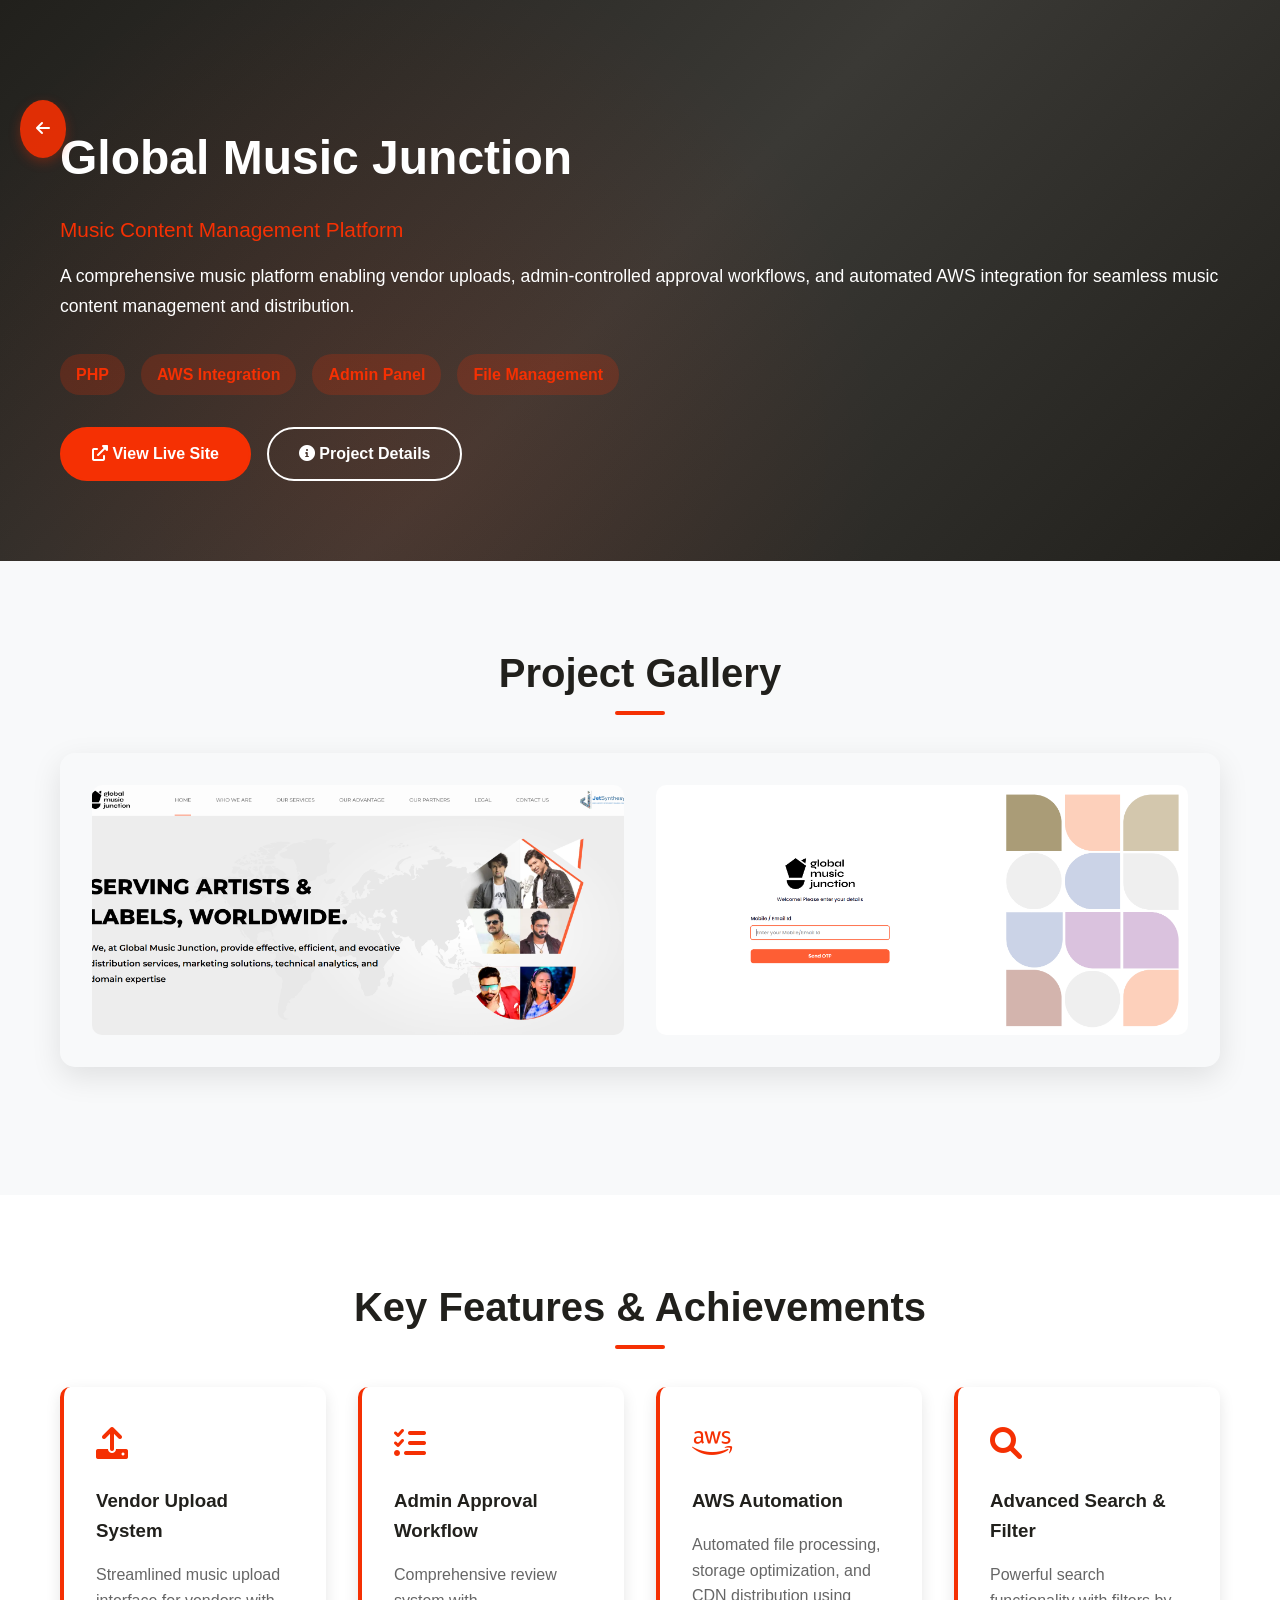
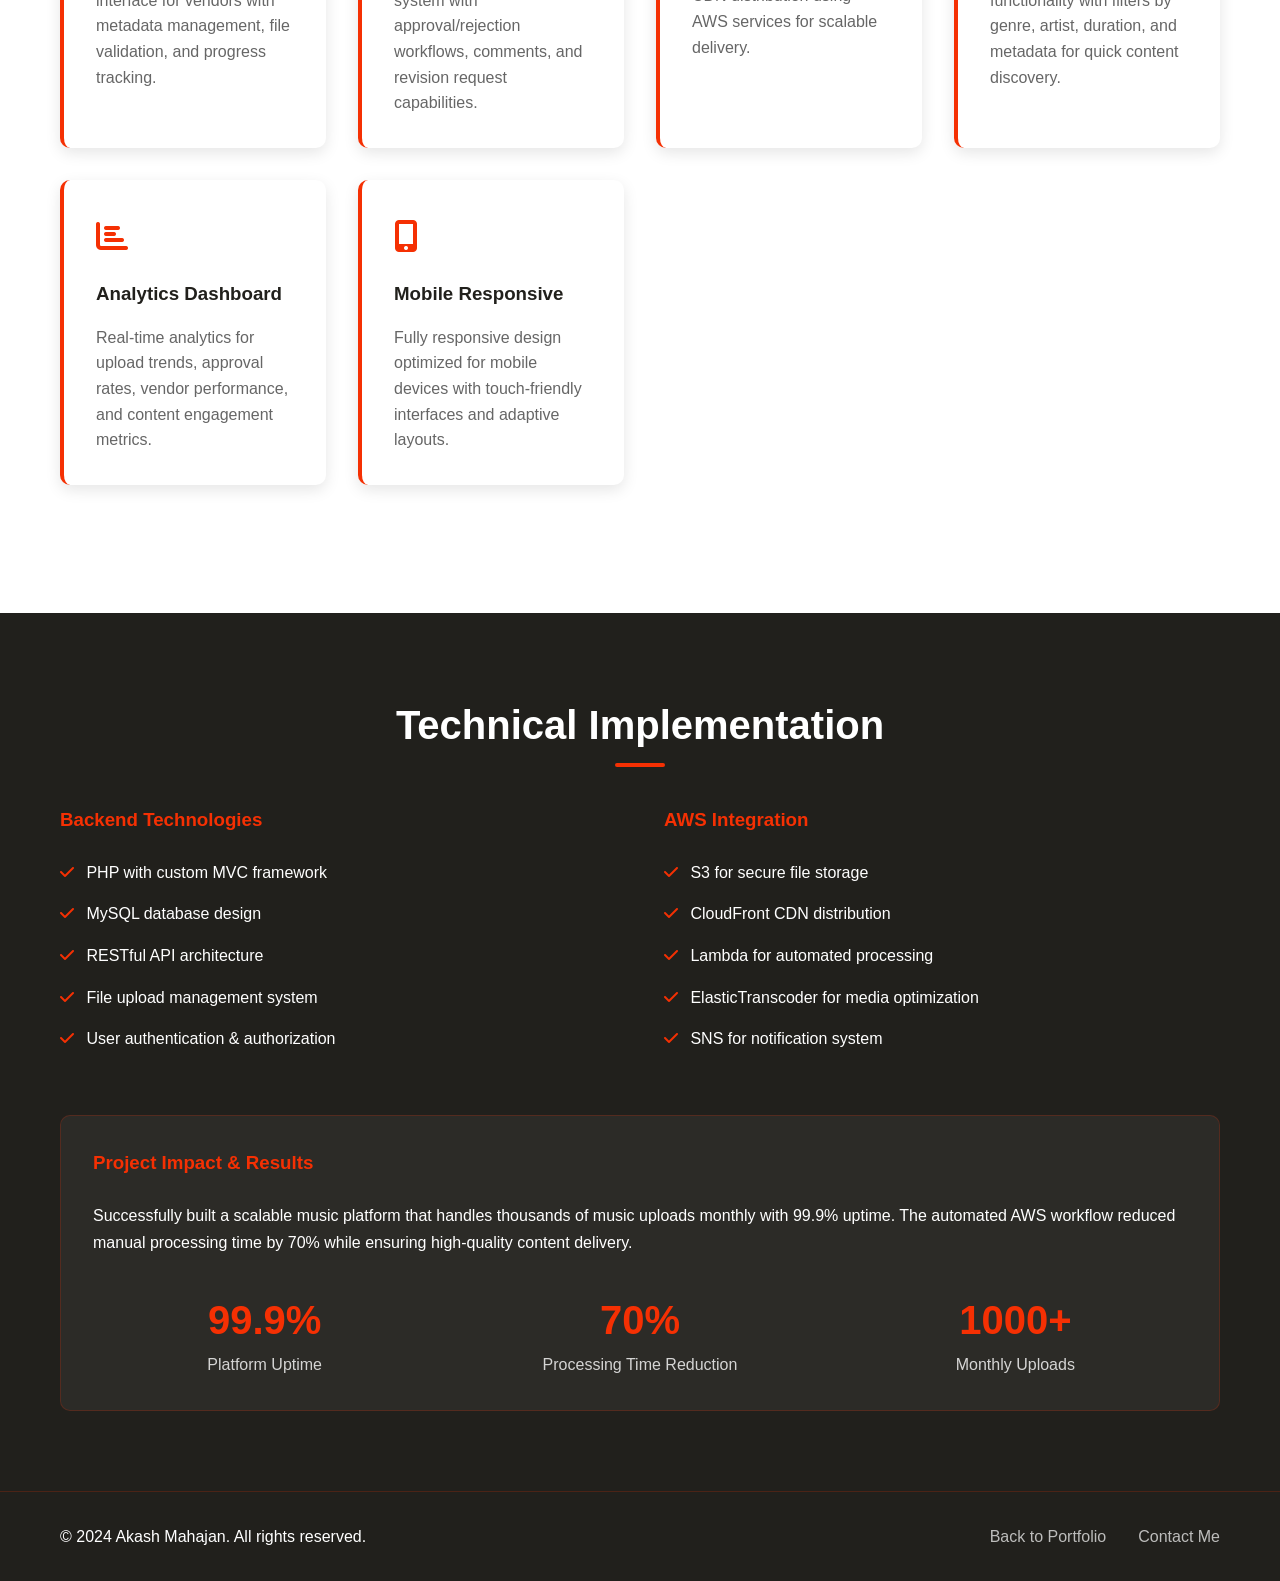
<file: globalmusicjunction.html>
<!DOCTYPE html>
<html lang="en">
<head>
    <meta charset="UTF-8">
    <meta name="viewport" content="width=device-width, initial-scale=1.0">
    <title>Global Music Junction - Project Details | Akash Mahajan</title>
    <meta name="description" content="Global Music Junction project details - Music platform with vendor uploads, admin approvals, and AWS automation by Akash Mahajan">
    <link href="https://cdnjs.cloudflare.com/ajax/libs/font-awesome/6.0.0/css/all.min.css" rel="stylesheet">
    <link href="styles.css" rel="stylesheet">
    <style>
        .project-detail-hero {
            background: linear-gradient(135deg, #21201c 0%, #3a3935 50%, #21201c 100%);
            color: #ffffff;
            padding: 120px 0 80px;
            position: relative;
            overflow: hidden;
        }
        .project-detail-hero::before {
            content: '';
            position: absolute;
            top: 0;
            left: 0;
            right: 0;
            bottom: 0;
            background: radial-gradient(circle at 30% 80%, rgba(245, 48, 3, 0.1) 0%, transparent 50%);
        }
        .project-detail-content {
            position: relative;
            z-index: 2;
        }
        .gallery-container {
            position: relative;
            margin: 3rem 0;
        }
        
        .project-gallery {
            display: flex;
            overflow: hidden;
            border-radius: 15px;
            box-shadow: 0 10px 30px rgba(0, 0, 0, 0.1);
        }
        
        .gallery-slide {
            min-width: 100%;
            transition: transform 0.5s ease;
        }
        
        .gallery-grid {
            display: grid;
            grid-template-columns: repeat(auto-fit, minmax(300px, 1fr));
            gap: 2rem;
            padding: 2rem;
        }
        
        .gallery-nav {
            position: absolute;
            top: 50%;
            transform: translateY(-50%);
            background: rgba(245, 48, 3, 0.9);
            color: #ffffff;
            border: none;
            padding: 1rem;
            border-radius: 50%;
            cursor: pointer;
            transition: all 0.3s ease;
            z-index: 10;
            box-shadow: 0 4px 12px rgba(245, 48, 3, 0.3);
        }
        
        .gallery-nav:hover {
            background: #f53003;
            transform: translateY(-50%) scale(1.1);
        }
        
        .gallery-nav.prev {
            left: 20px;
        }
        
        .gallery-nav.next {
            right: 20px;
        }
        
        .gallery-indicators {
            display: flex;
            justify-content: center;
            gap: 0.5rem;
            margin-top: 2rem;
        }
        
        .indicator {
            width: 12px;
            height: 12px;
            border-radius: 50%;
            background: rgba(245, 48, 3, 0.3);
            cursor: pointer;
            transition: all 0.3s ease;
        }
        
        .indicator.active {
            background: #f53003;
            transform: scale(1.2);
        }
        .gallery-item {
            position: relative;
            height: 250px;
            border-radius: 10px;
            overflow: hidden;
        }

        .gallery-item img {
            width: 100%;
            height: 100%;
            object-fit: cover;
        }
        .feature-grid {
            display: grid;
            grid-template-columns: repeat(auto-fit, minmax(250px, 1fr));
            gap: 2rem;
            margin: 3rem 0;
        }
        .feature-card {
            background: #ffffff;
            padding: 2rem;
            border-radius: 10px;
            box-shadow: 0 5px 15px rgba(0, 0, 0, 0.1);
            border-left: 4px solid #f53003;
            transition: transform 0.3s ease;
        }
        .feature-card:hover {
            transform: translateY(-5px);
        }
        .back-btn {
            position: fixed;
            top: 100px;
            left: 20px;
            background: rgba(245, 48, 3, 0.9);
            color: #ffffff;
            padding: 1rem;
            border-radius: 50%;
            text-decoration: none;
            box-shadow: 0 4px 12px rgba(245, 48, 3, 0.3);
            transition: all 0.3s ease;
            z-index: 1000;
        }
        .back-btn:hover {
            background: #f53003;
            transform: scale(1.1);
        }
    </style>
</head>
<body>
    <a href="index.html" class="back-btn" title="Back to Portfolio">
        <i class="fas fa-arrow-left"></i>
    </a>

    <!-- Project Hero Section -->
    <section class="project-detail-hero">
        <div class="container">
            <div class="project-detail-content">
                <h1 style="font-size: 3rem; margin-bottom: 1rem;">Global Music Junction</h1>
                <p style="font-size: 1.3rem; color: #f53003; margin-bottom: 1rem;">Music Content Management Platform</p>
                <p style="font-size: 1.1rem; margin-bottom: 2rem; line-height: 1.7;">A comprehensive music platform enabling vendor uploads, admin-controlled approval workflows, and automated AWS integration for seamless music content management and distribution.</p>
                <div style="display: flex; gap: 1rem; flex-wrap: wrap; margin-bottom: 2rem;">
                    <span style="background: rgba(245, 48, 3, 0.2); color: #f53003; padding: 0.5rem 1rem; border-radius: 20px; font-weight: 600;">PHP</span>
                    <span style="background: rgba(245, 48, 3, 0.2); color: #f53003; padding: 0.5rem 1rem; border-radius: 20px; font-weight: 600;">AWS Integration</span>
                    <span style="background: rgba(245, 48, 3, 0.2); color: #f53003; padding: 0.5rem 1rem; border-radius: 20px; font-weight: 600;">Admin Panel</span>
                    <span style="background: rgba(245, 48, 3, 0.2); color: #f53003; padding: 0.5rem 1rem; border-radius: 20px; font-weight: 600;">File Management</span>
                </div>
                <div style="display: flex; gap: 1rem; flex-wrap: wrap;">
                    <a href="https://www.globalmusicjunction.com/" target="_blank" class="btn btn-primary">
                        <i class="fas fa-external-link-alt"></i> View Live Site
                    </a>
                    <a href="#features" class="btn btn-secondary">
                        <i class="fas fa-info-circle"></i> Project Details
                    </a>
                </div>
            </div>
        </div>
    </section>

    <!-- Project Gallery Section -->
    <section style="padding: 80px 0; background: #f8f9fa;">
        <div class="container">
            <h2 class="section-title">Project Gallery</h2>
            <div class="gallery-container">
                <div class="project-gallery" id="projectGallery">
                    <div class="gallery-slide">
                        <div class="gallery-grid">
                            <div class="gallery-item">
                                <img src="gmj.png" alt="Vendor Upload Interface">
                            </div>
                            <div class="gallery-item">
                                <img src="gmj2.png" alt="Vendor Upload Interface">
                            </div>
                        </div>
                    </div>
                    <div class="gallery-slide">
                        <div class="gallery-grid">
                            <div class="gallery-item">
                                <img src="gmj3.png" alt="Admin Approval">
                            </div>
                            <div class="gallery-item">
                                <img src="gmj.png" alt="AWS Integration">
                            </div>
                        </div>
                    </div>
                </div>
            </div>
        </div>
    </section>

    <!-- Key Features Section -->
    <section id="features" style="padding: 80px 0; background: #ffffff;">
        <div class="container">
            <h2 class="section-title">Key Features & Achievements</h2>
            <div class="feature-grid">
                <div class="feature-card">
                    <div style="color: #f53003; font-size: 2rem; margin-bottom: 1rem;">
                        <i class="fas fa-upload"></i>
                    </div>
                    <h3 style="color: #21201c; margin-bottom: 1rem;">Vendor Upload System</h3>
                    <p style="color: #666; line-height: 1.6;">Streamlined music upload interface for vendors with metadata management, file validation, and progress tracking.</p>
                </div>
                
                <div class="feature-card">
                    <div style="color: #f53003; font-size: 2rem; margin-bottom: 1rem;">
                        <i class="fas fa-tasks"></i>
                    </div>
                    <h3 style="color: #21201c; margin-bottom: 1rem;">Admin Approval Workflow</h3>
                    <p style="color: #666; line-height: 1.6;">Comprehensive review system with approval/rejection workflows, comments, and revision request capabilities.</p>
                </div>

                <div class="feature-card">
                    <div style="color: #f53003; font-size: 2rem; margin-bottom: 1rem;">
                        <i class="fab fa-aws"></i>
                    </div>
                    <h3 style="color: #21201c; margin-bottom: 1rem;">AWS Automation</h3>
                    <p style="color: #666; line-height: 1.6;">Automated file processing, storage optimization, and CDN distribution using AWS services for scalable delivery.</p>
                </div>

                <div class="feature-card">
                    <div style="color: #f53003; font-size: 2rem; margin-bottom: 1rem;">
                        <i class="fas fa-search"></i>
                    </div>
                    <h3 style="color: #21201c; margin-bottom: 1rem;">Advanced Search & Filter</h3>
                    <p style="color: #666; line-height: 1.6;">Powerful search functionality with filters by genre, artist, duration, and metadata for quick content discovery.</p>
                </div>

                <div class="feature-card">
                    <div style="color: #f53003; font-size: 2rem; margin-bottom: 1rem;">
                        <i class="fas fa-chart-bar"></i>
                    </div>
                    <h3 style="color: #21201c; margin-bottom: 1rem;">Analytics Dashboard</h3>
                    <p style="color: #666; line-height: 1.6;">Real-time analytics for upload trends, approval rates, vendor performance, and content engagement metrics.</p>
                </div>

                <div class="feature-card">
                    <div style="color: #f53003; font-size: 2rem; margin-bottom: 1rem;">
                        <i class="fas fa-mobile-alt"></i>
                    </div>
                    <h3 style="color: #21201c; margin-bottom: 1rem;">Mobile Responsive</h3>
                    <p style="color: #666; line-height: 1.6;">Fully responsive design optimized for mobile devices with touch-friendly interfaces and adaptive layouts.</p>
                </div>
            </div>
        </div>
    </section>

    <!-- Technical Implementation -->
    <section style="padding: 80px 0; background: #21201c; color: #ffffff;">
        <div class="container">
            <h2 class="section-title" style="color: #ffffff;">Technical Implementation</h2>
            <div style="display: grid; grid-template-columns: repeat(auto-fit, minmax(300px, 1fr)); gap: 3rem; margin-top: 3rem;">
                <div>
                    <h3 style="color: #f53003; margin-bottom: 1.5rem;">Backend Technologies</h3>
                    <ul style="list-style: none; padding: 0; line-height: 1.8;">
                        <li style="margin-bottom: 0.8rem;"><i class="fas fa-check" style="color: #f53003; margin-right: 0.5rem;"></i> PHP with custom MVC framework</li>
                        <li style="margin-bottom: 0.8rem;"><i class="fas fa-check" style="color: #f53003; margin-right: 0.5rem;"></i> MySQL database design</li>
                        <li style="margin-bottom: 0.8rem;"><i class="fas fa-check" style="color: #f53003; margin-right: 0.5rem;"></i> RESTful API architecture</li>
                        <li style="margin-bottom: 0.8rem;"><i class="fas fa-check" style="color: #f53003; margin-right: 0.5rem;"></i> File upload management system</li>
                        <li style="margin-bottom: 0.8rem;"><i class="fas fa-check" style="color: #f53003; margin-right: 0.5rem;"></i> User authentication & authorization</li>
                    </ul>
                </div>

                <div>
                    <h3 style="color: #f53003; margin-bottom: 1.5rem;">AWS Integration</h3>
                    <ul style="list-style: none; padding: 0; line-height: 1.8;">
                        <li style="margin-bottom: 0.8rem;"><i class="fas fa-check" style="color: #f53003; margin-right: 0.5rem;"></i> S3 for secure file storage</li>
                        <li style="margin-bottom: 0.8rem;"><i class="fas fa-check" style="color: #f53003; margin-right: 0.5rem;"></i> CloudFront CDN distribution</li>
                        <li style="margin-bottom: 0.8rem;"><i class="fas fa-check" style="color: #f53003; margin-right: 0.5rem;"></i> Lambda for automated processing</li>
                        <li style="margin-bottom: 0.8rem;"><i class="fas fa-check" style="color: #f53003; margin-right: 0.5rem;"></i> ElasticTranscoder for media optimization</li>
                        <li style="margin-bottom: 0.8rem;"><i class="fas fa-check" style="color: #f53003; margin-right: 0.5rem;"></i> SNS for notification system</li>
                    </ul>
                </div>
            </div>

            <div style="background: rgba(255, 255, 255, 0.05); padding: 2rem; border-radius: 10px; margin-top: 3rem; border: 1px solid rgba(245, 48, 3, 0.2);">
                <h3 style="color: #f53003; margin-bottom: 1.5rem;">Project Impact & Results</h3>
                <p style="line-height: 1.7; margin-bottom: 1rem;">Successfully built a scalable music platform that handles thousands of music uploads monthly with 99.9% uptime. The automated AWS workflow reduced manual processing time by 70% while ensuring high-quality content delivery.</p>
                <div style="display: grid; grid-template-columns: repeat(auto-fit, minmax(200px, 1fr)); gap: 2rem; margin-top: 2rem;">
                    <div style="text-align: center;">
                        <div style="color: #f53003; font-size: 2.5rem; font-weight: bold;">99.9%</div>
                        <div style="color: rgba(255, 255, 255, 0.8);">Platform Uptime</div>
                    </div>
                    <div style="text-align: center;">
                        <div style="color: #f53003; font-size: 2.5rem; font-weight: bold;">70%</div>
                        <div style="color: rgba(255, 255, 255, 0.8);">Processing Time Reduction</div>
                    </div>
                    <div style="text-align: center;">
                        <div style="color: #f53003; font-size: 2.5rem; font-weight: bold;">1000+</div>
                        <div style="color: rgba(255, 255, 255, 0.8);">Monthly Uploads</div>
                    </div>
                </div>
            </div>
        </div>
    </section>

    <!-- Footer -->
    <footer class="footer">
        <div class="container">
            <div class="footer-content">
                <p>&copy; 2024 Akash Mahajan. All rights reserved.</p>
                <div class="footer-links">
                    <a href="index.html" class="footer-link">Back to Portfolio</a>
                    <a href="mailto:akashmahajan4020@gmail.com" class="footer-link">Contact Me</a>
                </div>
            </div>
        </div>
    </footer>

    <script src="script.js"></script>
    <!-- <script>
        // Smooth scrolling for anchor links
        document.querySelectorAll('a[href^="#"]').forEach(anchor => {
            anchor.addEventListener('click', function (e) {
                e.preventDefault();
                const target = document.querySelector(this.getAttribute('href'));
                if (target) {
                    target.scrollIntoView({
                        behavior: 'smooth',
                        block: 'start'
                    });
                }
            });
        });

        // Gallery Slider Functionality
        let currentSlideIndex = 0;
        const totalSlides = 2;

        function changeSlide(direction) {
            currentSlideIndex += direction;
            if (currentSlideIndex >= totalSlides) currentSlideIndex = 0;
            if (currentSlideIndex < 0) currentSlideIndex = totalSlides - 1;
            updateSlider();
        }

        function currentSlide(index) {
            currentSlideIndex = index - 1;
            updateSlider();
        }

        function updateSlider() {
            const gallery = document.getElementById('projectGallery');
            const indicators = document.querySelectorAll('.indicator');
            
            gallery.style.transform = `translateX(-${currentSlideIndex * 100}%)`;
            
            indicators.forEach((indicator, index) => {
                indicator.classList.toggle('active', index === currentSlideIndex);
            });
        }

        // Auto-slide functionality
        setInterval(() => {
            changeSlide(1);
        }, 5000);

        // Animation on scroll
        const observerOptions = {
            threshold: 0.1,
            rootMargin: '0px 0px -50px 0px'
        };

        const observer = new IntersectionObserver(function(entries) {
            entries.forEach(entry => {
                if (entry.isIntersecting) {
                    entry.target.style.opacity = '1';
                    entry.target.style.transform = 'translateY(0)';
                }
            });
        }, observerOptions);

        // Observe elements for animation
        document.querySelectorAll('.feature-card, .gallery-item').forEach(el => {
            el.style.opacity = '0';
            el.style.transform = 'translateY(30px)';
            el.style.transition = 'all 0.6s ease';
            observer.observe(el);
        });
    </script> -->
</body>
</html>
</file>
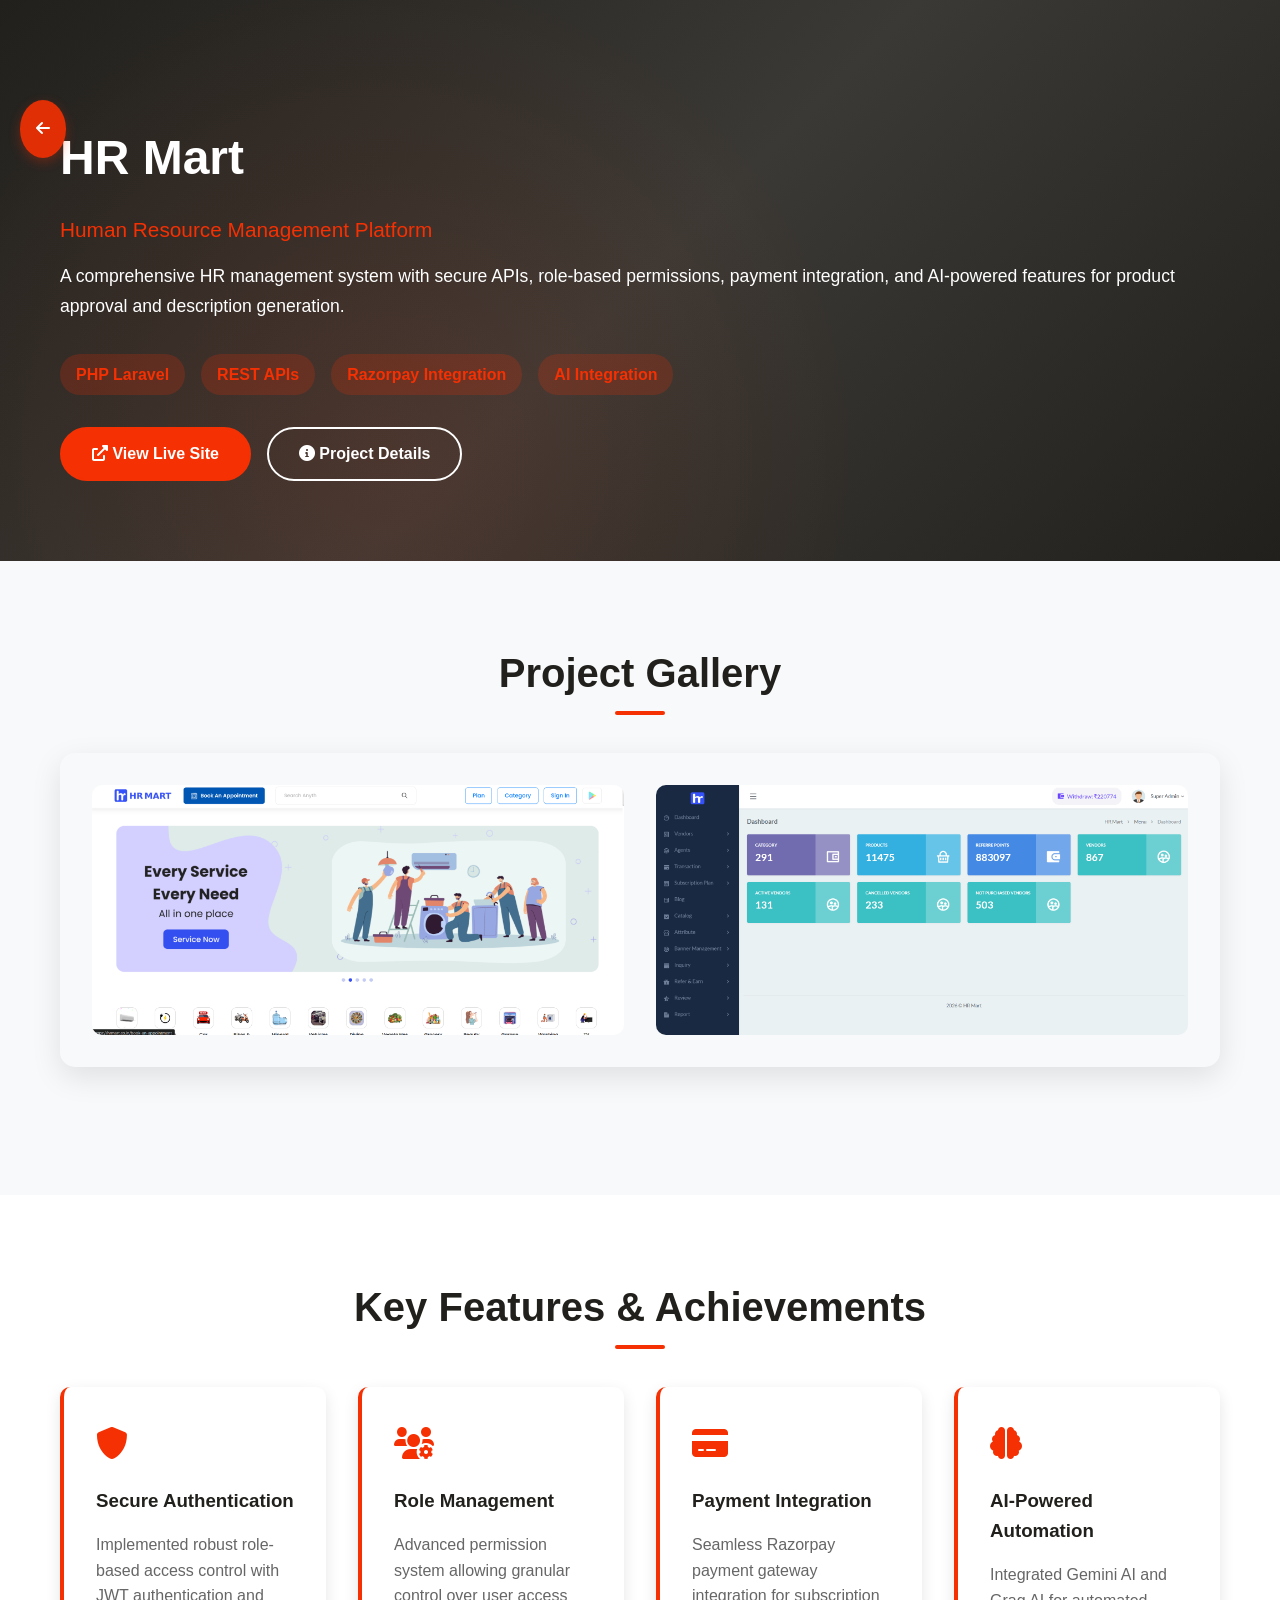
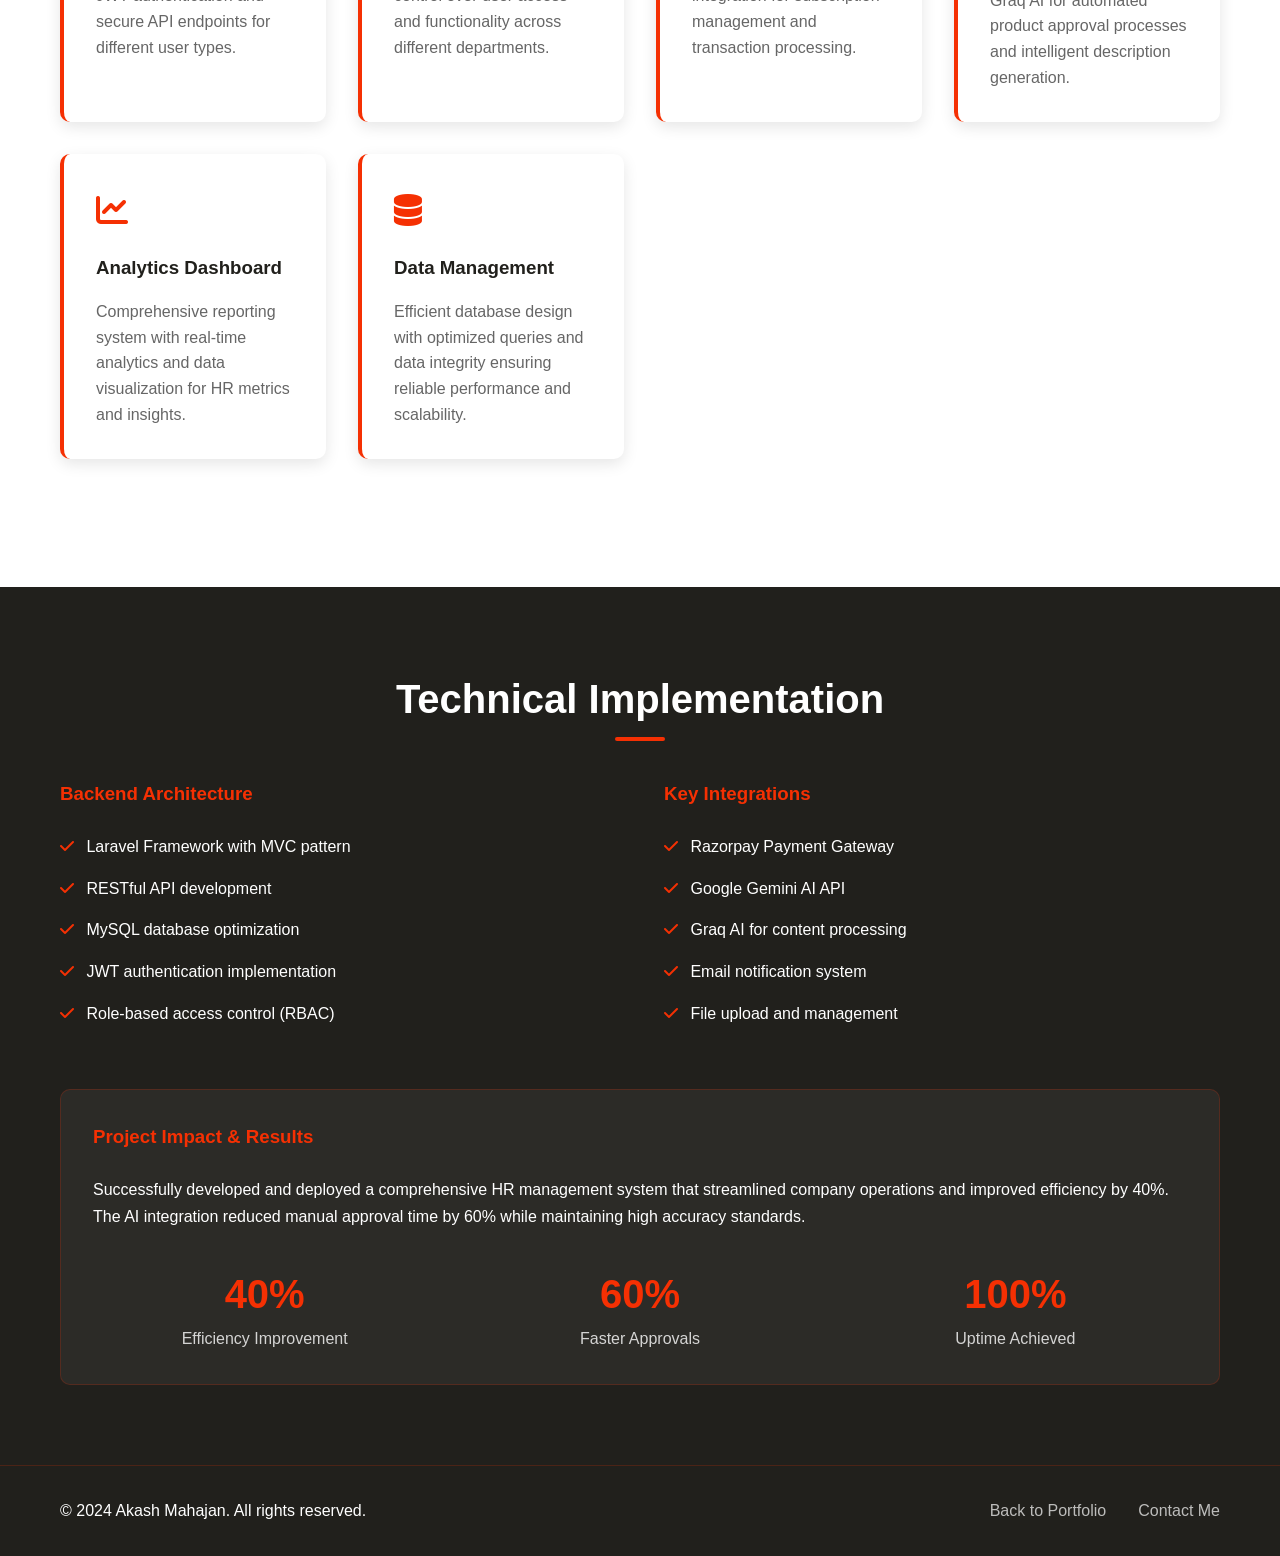
<file: hrmart.html>
<!DOCTYPE html>
<html lang="en">

<head>
    <meta charset="UTF-8">
    <meta name="viewport" content="width=device-width, initial-scale=1.0">
    <title>HR Mart - Project Details | Akash Mahajan</title>
    <meta name="description"
        content="HR Mart project details - Backend development, secure APIs, Razorpay integration, and AI implementation by Akash Mahajan">
    <link href="https://cdnjs.cloudflare.com/ajax/libs/font-awesome/6.0.0/css/all.min.css" rel="stylesheet">
    <link href="styles.css" rel="stylesheet">
    <style>
        .project-detail-hero {
            background: linear-gradient(135deg, #21201c 0%, #3a3935 50%, #21201c 100%);
            color: #ffffff;
            padding: 120px 0 80px;
            position: relative;
            overflow: hidden;
        }

        .project-detail-hero::before {
            content: '';
            position: absolute;
            top: 0;
            left: 0;
            right: 0;
            bottom: 0;
            background: radial-gradient(circle at 30% 80%, rgba(245, 48, 3, 0.1) 0%, transparent 50%);
        }

        .project-detail-content {
            position: relative;
            z-index: 2;
        }

        .gallery-container {
            position: relative;
            margin: 3rem 0;
        }

        .project-gallery {
            display: flex;
            overflow: hidden;
            border-radius: 15px;
            box-shadow: 0 10px 30px rgba(0, 0, 0, 0.1);
        }

        .gallery-slide {
            min-width: 100%;
            transition: transform 0.5s ease;
        }

        .gallery-grid {
            display: grid;
            grid-template-columns: repeat(auto-fit, minmax(300px, 1fr));
            gap: 2rem;
            padding: 2rem;
        }

        .gallery-nav {
            position: absolute;
            top: 50%;
            transform: translateY(-50%);
            background: rgba(245, 48, 3, 0.9);
            color: #ffffff;
            border: none;
            padding: 1rem;
            border-radius: 50%;
            cursor: pointer;
            transition: all 0.3s ease;
            z-index: 10;
            box-shadow: 0 4px 12px rgba(245, 48, 3, 0.3);
        }

        .gallery-nav:hover {
            background: #f53003;
            transform: translateY(-50%) scale(1.1);
        }

        .gallery-nav.prev {
            left: 20px;
        }

        .gallery-nav.next {
            right: 20px;
        }

        .gallery-indicators {
            display: flex;
            justify-content: center;
            gap: 0.5rem;
            margin-top: 2rem;
        }

        .indicator {
            width: 12px;
            height: 12px;
            border-radius: 50%;
            background: rgba(245, 48, 3, 0.3);
            cursor: pointer;
            transition: all 0.3s ease;
        }

        .indicator.active {
            background: #f53003;
            transform: scale(1.2);
        }

        .gallery-item {
            position: relative;
            height: 250px;
            border-radius: 10px;
            overflow: hidden;
        }

        .gallery-item img {
            width: 100%;
            height: 100%;
            object-fit: cover;
        }

        .feature-grid {
            display: grid;
            grid-template-columns: repeat(auto-fit, minmax(250px, 1fr));
            gap: 2rem;
            margin: 3rem 0;
        }

        .feature-card {
            background: #ffffff;
            padding: 2rem;
            border-radius: 10px;
            box-shadow: 0 5px 15px rgba(0, 0, 0, 0.1);
            border-left: 4px solid #f53003;
            transition: transform 0.3s ease;
        }

        .feature-card:hover {
            transform: translateY(-5px);
        }

        .back-btn {
            position: fixed;
            top: 100px;
            left: 20px;
            background: rgba(245, 48, 3, 0.9);
            color: #ffffff;
            padding: 1rem;
            border-radius: 50%;
            text-decoration: none;
            box-shadow: 0 4px 12px rgba(245, 48, 3, 0.3);
            transition: all 0.3s ease;
            z-index: 1000;
        }

        .back-btn:hover {
            background: #f53003;
            transform: scale(1.1);
        }
    </style>
</head>

<body>
    <a href="index.html" class="back-btn" title="Back to Portfolio">
        <i class="fas fa-arrow-left"></i>
    </a>

    <!-- Project Hero Section -->
    <section class="project-detail-hero">
        <div class="container">
            <div class="project-detail-content">
                <h1 style="font-size: 3rem; margin-bottom: 1rem;">HR Mart</h1>
                <p style="font-size: 1.3rem; color: #f53003; margin-bottom: 1rem;">Human Resource Management Platform
                </p>
                <p style="font-size: 1.1rem; margin-bottom: 2rem; line-height: 1.7;">A comprehensive HR management
                    system with secure APIs, role-based permissions, payment integration, and AI-powered features for
                    product approval and description generation.</p>
                <div style="display: flex; gap: 1rem; flex-wrap: wrap; margin-bottom: 2rem;">
                    <span
                        style="background: rgba(245, 48, 3, 0.2); color: #f53003; padding: 0.5rem 1rem; border-radius: 20px; font-weight: 600;">PHP
                        Laravel</span>
                    <span
                        style="background: rgba(245, 48, 3, 0.2); color: #f53003; padding: 0.5rem 1rem; border-radius: 20px; font-weight: 600;">REST
                        APIs</span>
                    <span
                        style="background: rgba(245, 48, 3, 0.2); color: #f53003; padding: 0.5rem 1rem; border-radius: 20px; font-weight: 600;">Razorpay
                        Integration</span>
                    <span
                        style="background: rgba(245, 48, 3, 0.2); color: #f53003; padding: 0.5rem 1rem; border-radius: 20px; font-weight: 600;">AI
                        Integration</span>
                </div>
                <div style="display: flex; gap: 1rem; flex-wrap: wrap;">
                    <a href="https://hrmart.co.in/" target="_blank" class="btn btn-primary">
                        <i class="fas fa-external-link-alt"></i> View Live Site
                    </a>
                    <a href="#features" class="btn btn-secondary">
                        <i class="fas fa-info-circle"></i> Project Details
                    </a>
                </div>
            </div>
        </div>
    </section>

    <!-- Project Gallery Section -->
    <section style="padding: 80px 0; background: #f8f9fa;">
        <div class="container">
            <h2 class="section-title">Project Gallery</h2>
            <div class="gallery-container">
                <div class="project-gallery" id="projectGallery">

                    <div class="gallery-slide">
                        <div class="gallery-grid">
                            <div class="gallery-item">
                                <img src="hrmart.png" alt="Admin Dashboard">
                            </div>
                            <div class="gallery-item">
                                <img src="hrmart2.png" alt="Mobile Responsive">
                            </div>

                        </div>
                    </div>

                    <!-- SLIDE 2 -->
                    <div class="gallery-slide">
                        <div class="gallery-grid">
                            <div class="gallery-item">
                                <img src="hrmart3.png" alt="AI Features">
                            </div>

                            <div class="gallery-item">
                                <img src="hrmart.png" alt="Payment Gateway">
                            </div>
                        </div>
                    </div>
                </div>
            </div>
        </div>
    </section>

    <!-- Key Features Section -->
    <section id="features" style="padding: 80px 0; background: #ffffff;">
        <div class="container">
            <h2 class="section-title">Key Features & Achievements</h2>
            <div class="feature-grid">
                <div class="feature-card">
                    <div style="color: #f53003; font-size: 2rem; margin-bottom: 1rem;">
                        <i class="fas fa-shield-alt"></i>
                    </div>
                    <h3 style="color: #21201c; margin-bottom: 1rem;">Secure Authentication</h3>
                    <p style="color: #666; line-height: 1.6;">Implemented robust role-based access control with JWT
                        authentication and secure API endpoints for different user types.</p>
                </div>

                <div class="feature-card">
                    <div style="color: #f53003; font-size: 2rem; margin-bottom: 1rem;">
                        <i class="fas fa-users-cog"></i>
                    </div>
                    <h3 style="color: #21201c; margin-bottom: 1rem;">Role Management</h3>
                    <p style="color: #666; line-height: 1.6;">Advanced permission system allowing granular control over
                        user access and functionality across different departments.</p>
                </div>

                <div class="feature-card">
                    <div style="color: #f53003; font-size: 2rem; margin-bottom: 1rem;">
                        <i class="fas fa-credit-card"></i>
                    </div>
                    <h3 style="color: #21201c; margin-bottom: 1rem;">Payment Integration</h3>
                    <p style="color: #666; line-height: 1.6;">Seamless Razorpay payment gateway integration for
                        subscription management and transaction processing.</p>
                </div>

                <div class="feature-card">
                    <div style="color: #f53003; font-size: 2rem; margin-bottom: 1rem;">
                        <i class="fas fa-brain"></i>
                    </div>
                    <h3 style="color: #21201c; margin-bottom: 1rem;">AI-Powered Automation</h3>
                    <p style="color: #666; line-height: 1.6;">Integrated Gemini AI and Graq AI for automated product
                        approval processes and intelligent description generation.</p>
                </div>

                <div class="feature-card">
                    <div style="color: #f53003; font-size: 2rem; margin-bottom: 1rem;">
                        <i class="fas fa-chart-line"></i>
                    </div>
                    <h3 style="color: #21201c; margin-bottom: 1rem;">Analytics Dashboard</h3>
                    <p style="color: #666; line-height: 1.6;">Comprehensive reporting system with real-time analytics
                        and data visualization for HR metrics and insights.</p>
                </div>

                <div class="feature-card">
                    <div style="color: #f53003; font-size: 2rem; margin-bottom: 1rem;">
                        <i class="fas fa-database"></i>
                    </div>
                    <h3 style="color: #21201c; margin-bottom: 1rem;">Data Management</h3>
                    <p style="color: #666; line-height: 1.6;">Efficient database design with optimized queries and data
                        integrity ensuring reliable performance and scalability.</p>
                </div>
            </div>
        </div>
    </section>

    <!-- Technical Implementation -->
    <section style="padding: 80px 0; background: #21201c; color: #ffffff;">
        <div class="container">
            <h2 class="section-title" style="color: #ffffff;">Technical Implementation</h2>
            <div
                style="display: grid; grid-template-columns: repeat(auto-fit, minmax(300px, 1fr)); gap: 3rem; margin-top: 3rem;">
                <div>
                    <h3 style="color: #f53003; margin-bottom: 1.5rem;">Backend Architecture</h3>
                    <ul style="list-style: none; padding: 0; line-height: 1.8;">
                        <li style="margin-bottom: 0.8rem;"><i class="fas fa-check"
                                style="color: #f53003; margin-right: 0.5rem;"></i> Laravel Framework with MVC pattern
                        </li>
                        <li style="margin-bottom: 0.8rem;"><i class="fas fa-check"
                                style="color: #f53003; margin-right: 0.5rem;"></i> RESTful API development</li>
                        <li style="margin-bottom: 0.8rem;"><i class="fas fa-check"
                                style="color: #f53003; margin-right: 0.5rem;"></i> MySQL database optimization</li>
                        <li style="margin-bottom: 0.8rem;"><i class="fas fa-check"
                                style="color: #f53003; margin-right: 0.5rem;"></i> JWT authentication implementation
                        </li>
                        <li style="margin-bottom: 0.8rem;"><i class="fas fa-check"
                                style="color: #f53003; margin-right: 0.5rem;"></i> Role-based access control (RBAC)</li>
                    </ul>
                </div>

                <div>
                    <h3 style="color: #f53003; margin-bottom: 1.5rem;">Key Integrations</h3>
                    <ul style="list-style: none; padding: 0; line-height: 1.8;">
                        <li style="margin-bottom: 0.8rem;"><i class="fas fa-check"
                                style="color: #f53003; margin-right: 0.5rem;"></i> Razorpay Payment Gateway</li>
                        <li style="margin-bottom: 0.8rem;"><i class="fas fa-check"
                                style="color: #f53003; margin-right: 0.5rem;"></i> Google Gemini AI API</li>
                        <li style="margin-bottom: 0.8rem;"><i class="fas fa-check"
                                style="color: #f53003; margin-right: 0.5rem;"></i> Graq AI for content processing</li>
                        <li style="margin-bottom: 0.8rem;"><i class="fas fa-check"
                                style="color: #f53003; margin-right: 0.5rem;"></i> Email notification system</li>
                        <li style="margin-bottom: 0.8rem;"><i class="fas fa-check"
                                style="color: #f53003; margin-right: 0.5rem;"></i> File upload and management</li>
                    </ul>
                </div>
            </div>

            <div
                style="background: rgba(255, 255, 255, 0.05); padding: 2rem; border-radius: 10px; margin-top: 3rem; border: 1px solid rgba(245, 48, 3, 0.2);">
                <h3 style="color: #f53003; margin-bottom: 1.5rem;">Project Impact & Results</h3>
                <p style="line-height: 1.7; margin-bottom: 1rem;">Successfully developed and deployed a comprehensive HR
                    management system that streamlined company operations and improved efficiency by 40%. The AI
                    integration reduced manual approval time by 60% while maintaining high accuracy standards.</p>
                <div
                    style="display: grid; grid-template-columns: repeat(auto-fit, minmax(200px, 1fr)); gap: 2rem; margin-top: 2rem;">
                    <div style="text-align: center;">
                        <div style="color: #f53003; font-size: 2.5rem; font-weight: bold;">40%</div>
                        <div style="color: rgba(255, 255, 255, 0.8);">Efficiency Improvement</div>
                    </div>
                    <div style="text-align: center;">
                        <div style="color: #f53003; font-size: 2.5rem; font-weight: bold;">60%</div>
                        <div style="color: rgba(255, 255, 255, 0.8);">Faster Approvals</div>
                    </div>
                    <div style="text-align: center;">
                        <div style="color: #f53003; font-size: 2.5rem; font-weight: bold;">100%</div>
                        <div style="color: rgba(255, 255, 255, 0.8);">Uptime Achieved</div>
                    </div>
                </div>
            </div>
        </div>
    </section>

    <!-- Footer -->
    <footer class="footer">
        <div class="container">
            <div class="footer-content">
                <p>&copy; 2024 Akash Mahajan. All rights reserved.</p>
                <div class="footer-links">
                    <a href="index.html" class="footer-link">Back to Portfolio</a>
                    <a href="mailto:akashmahajan4020@gmail.com" class="footer-link">Contact Me</a>
                </div>
            </div>
        </div>
    </footer>

    <script src="script.js"></script>
    <!-- <script>
        // Smooth scrolling for anchor links
        document.querySelectorAll('a[href^="#"]').forEach(anchor => {
            anchor.addEventListener('click', function (e) {
                e.preventDefault();
                const target = document.querySelector(this.getAttribute('href'));
                if (target) {
                    target.scrollIntoView({
                        behavior: 'smooth',
                        block: 'start'
                    });
                }
            });
        });

        // Gallery Slider Functionality
        let currentSlideIndex = 0;
        const totalSlides = 2;

        function changeSlide(direction) {
            currentSlideIndex += direction;
            if (currentSlideIndex >= totalSlides) currentSlideIndex = 0;
            if (currentSlideIndex < 0) currentSlideIndex = totalSlides - 1;
            updateSlider();
        }

        function currentSlide(index) {
            currentSlideIndex = index - 1;
            updateSlider();
        }

        function updateSlider() {
            const gallery = document.getElementById('projectGallery');
            const indicators = document.querySelectorAll('.indicator');

            gallery.style.transform = `translateX(-${currentSlideIndex * 100}%)`;

            indicators.forEach((indicator, index) => {
                indicator.classList.toggle('active', index === currentSlideIndex);
            });
        }

        // Auto-slide functionality
        setInterval(() => {
            changeSlide(1);
        }, 5000);

        // Animation on scroll
        const observerOptions = {
            threshold: 0.1,
            rootMargin: '0px 0px -50px 0px'
        };

        const observer = new IntersectionObserver(function (entries) {
            entries.forEach(entry => {
                if (entry.isIntersecting) {
                    entry.target.style.opacity = '1';
                    entry.target.style.transform = 'translateY(0)';
                }
            });
        }, observerOptions);

        // Observe elements for animation
        document.querySelectorAll('.feature-card, .gallery-item').forEach(el => {
            el.style.opacity = '0';
            el.style.transform = 'translateY(30px)';
            el.style.transition = 'all 0.6s ease';
            observer.observe(el);
        });
    </script> -->
</body>

</html>
</file>
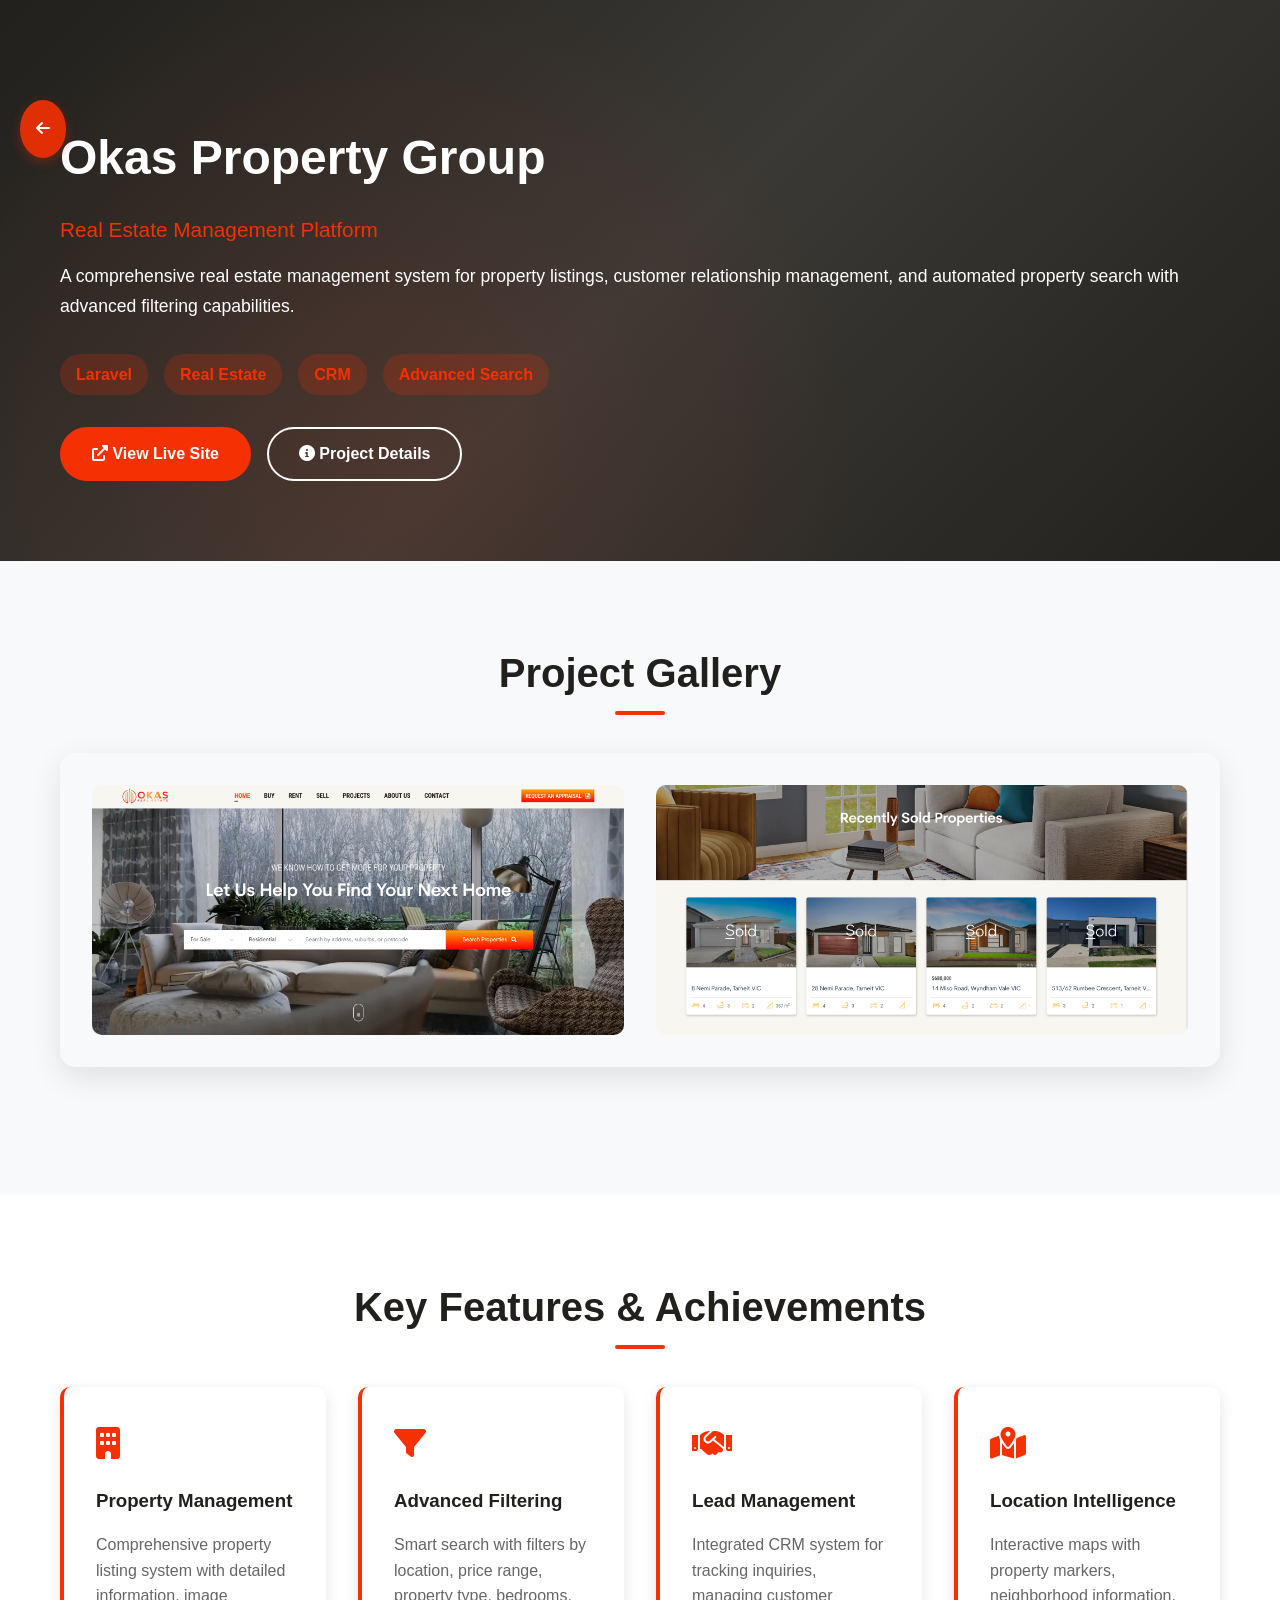
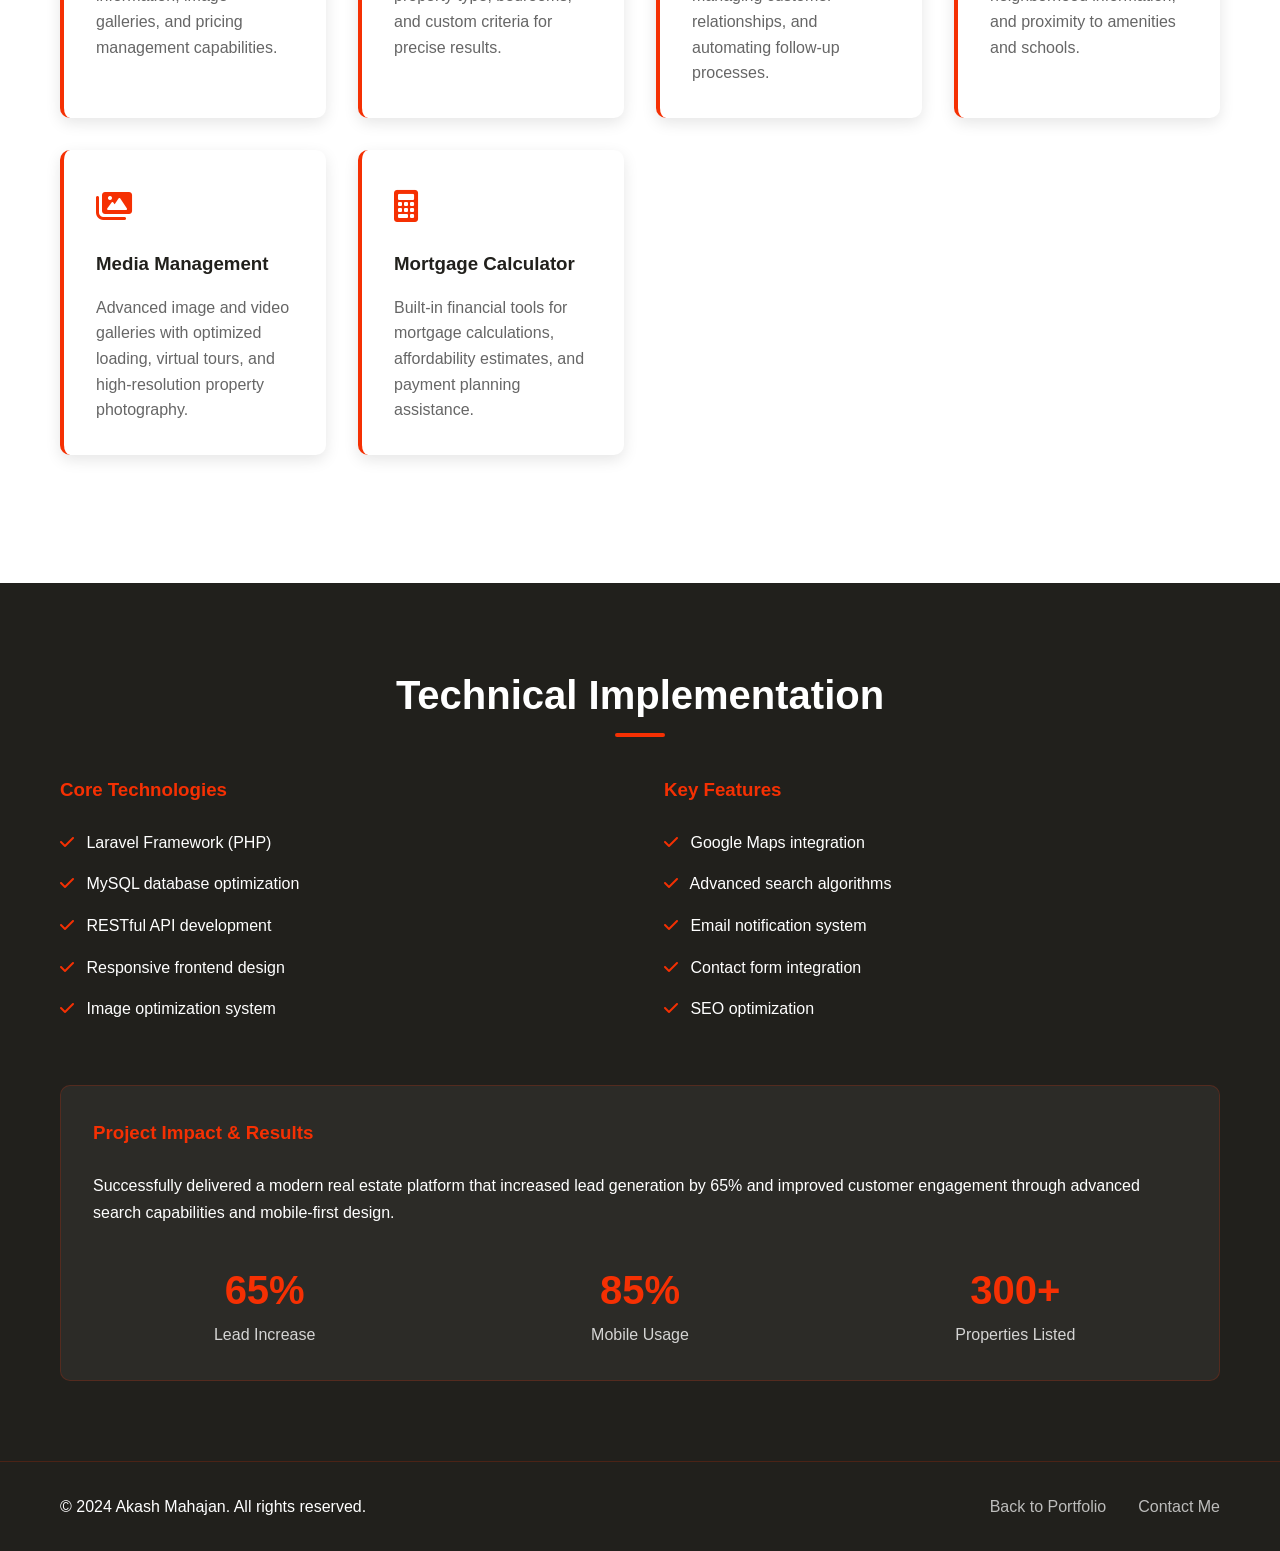
<file: okasproperty.html>
<!DOCTYPE html>
<html lang="en">
<head>
    <meta charset="UTF-8">
    <meta name="viewport" content="width=device-width, initial-scale=1.0">
    <title>Okas Property Group - Project Details | Akash Mahajan</title>
    <meta name="description" content="Okas Property Group project details - Real estate management platform with property listings and customer management by Akash Mahajan">
    <link href="https://cdnjs.cloudflare.com/ajax/libs/font-awesome/6.0.0/css/all.min.css" rel="stylesheet">
    <link href="styles.css" rel="stylesheet">
    <style>
        .project-detail-hero {
            background: linear-gradient(135deg, #21201c 0%, #3a3935 50%, #21201c 100%);
            color: #ffffff;
            padding: 120px 0 80px;
            position: relative;
            overflow: hidden;
        }
        .project-detail-hero::before {
            content: '';
            position: absolute;
            top: 0;
            left: 0;
            right: 0;
            bottom: 0;
            background: radial-gradient(circle at 30% 80%, rgba(245, 48, 3, 0.1) 0%, transparent 50%);
        }
        .project-detail-content {
            position: relative;
            z-index: 2;
        }
        .gallery-container {
            position: relative;
            margin: 3rem 0;
        }
        
        .project-gallery {
            display: flex;
            overflow: hidden;
            border-radius: 15px;
            box-shadow: 0 10px 30px rgba(0, 0, 0, 0.1);
        }
        
        .gallery-slide {
            min-width: 100%;
            transition: transform 0.5s ease;
        }
        
        .gallery-grid {
            display: grid;
            grid-template-columns: repeat(auto-fit, minmax(300px, 1fr));
            gap: 2rem;
            padding: 2rem;
        }
        
        .gallery-nav {
            position: absolute;
            top: 50%;
            transform: translateY(-50%);
            background: rgba(245, 48, 3, 0.9);
            color: #ffffff;
            border: none;
            padding: 1rem;
            border-radius: 50%;
            cursor: pointer;
            transition: all 0.3s ease;
            z-index: 10;
            box-shadow: 0 4px 12px rgba(245, 48, 3, 0.3);
        }
        
        .gallery-nav:hover {
            background: #f53003;
            transform: translateY(-50%) scale(1.1);
        }
        
        .gallery-nav.prev {
            left: 20px;
        }
        
        .gallery-nav.next {
            right: 20px;
        }
        
        .gallery-indicators {
            display: flex;
            justify-content: center;
            gap: 0.5rem;
            margin-top: 2rem;
        }
        
        .indicator {
            width: 12px;
            height: 12px;
            border-radius: 50%;
            background: rgba(245, 48, 3, 0.3);
            cursor: pointer;
            transition: all 0.3s ease;
        }
        
        .indicator.active {
            background: #f53003;
            transform: scale(1.2);
        }
        .gallery-item {
            position: relative;
            height: 250px;
            border-radius: 10px;
            overflow: hidden;
        }

        .gallery-item img {
            width: 100%;
            height: 100%;
            object-fit: cover;
        }
        .feature-grid {
            display: grid;
            grid-template-columns: repeat(auto-fit, minmax(250px, 1fr));
            gap: 2rem;
            margin: 3rem 0;
        }
        .feature-card {
            background: #ffffff;
            padding: 2rem;
            border-radius: 10px;
            box-shadow: 0 5px 15px rgba(0, 0, 0, 0.1);
            border-left: 4px solid #f53003;
            transition: transform 0.3s ease;
        }
        .feature-card:hover {
            transform: translateY(-5px);
        }
        .back-btn {
            position: fixed;
            top: 100px;
            left: 20px;
            background: rgba(245, 48, 3, 0.9);
            color: #ffffff;
            padding: 1rem;
            border-radius: 50%;
            text-decoration: none;
            box-shadow: 0 4px 12px rgba(245, 48, 3, 0.3);
            transition: all 0.3s ease;
            z-index: 1000;
        }
        .back-btn:hover {
            background: #f53003;
            transform: scale(1.1);
        }
    </style>
</head>
<body>
    <a href="index.html" class="back-btn" title="Back to Portfolio">
        <i class="fas fa-arrow-left"></i>
    </a>

    <!-- Project Hero Section -->
    <section class="project-detail-hero">
        <div class="container">
            <div class="project-detail-content">
                <h1 style="font-size: 3rem; margin-bottom: 1rem;">Okas Property Group</h1>
                <p style="font-size: 1.3rem; color: #f53003; margin-bottom: 1rem;">Real Estate Management Platform</p>
                <p style="font-size: 1.1rem; margin-bottom: 2rem; line-height: 1.7;">A comprehensive real estate management system for property listings, customer relationship management, and automated property search with advanced filtering capabilities.</p>
                <div style="display: flex; gap: 1rem; flex-wrap: wrap; margin-bottom: 2rem;">
                    <span style="background: rgba(245, 48, 3, 0.2); color: #f53003; padding: 0.5rem 1rem; border-radius: 20px; font-weight: 600;">Laravel</span>
                    <span style="background: rgba(245, 48, 3, 0.2); color: #f53003; padding: 0.5rem 1rem; border-radius: 20px; font-weight: 600;">Real Estate</span>
                    <span style="background: rgba(245, 48, 3, 0.2); color: #f53003; padding: 0.5rem 1rem; border-radius: 20px; font-weight: 600;">CRM</span>
                    <span style="background: rgba(245, 48, 3, 0.2); color: #f53003; padding: 0.5rem 1rem; border-radius: 20px; font-weight: 600;">Advanced Search</span>
                </div>
                <div style="display: flex; gap: 1rem; flex-wrap: wrap;">
                    <a href="https://www.okaspropertygroup.com.au/" target="_blank" class="btn btn-primary">
                        <i class="fas fa-external-link-alt"></i> View Live Site
                    </a>
                    <a href="#features" class="btn btn-secondary">
                        <i class="fas fa-info-circle"></i> Project Details
                    </a>
                </div>
            </div>
        </div>
    </section>

    <!-- Project Gallery Section -->
    <section style="padding: 80px 0; background: #f8f9fa;">
        <div class="container">
            <h2 class="section-title">Project Gallery</h2>
            <div class="gallery-container">
                <div class="project-gallery" id="projectGallery">
                    <div class="gallery-slide">
                        <div class="gallery-grid">
                            <div class="gallery-item">
                                <img src="okas.png" alt="Property Listings">
                            </div>
                            <div class="gallery-item">
                                <img src="okas2.png" alt="Customer Management">
                            </div>
                        </div>
                    </div>
                    <div class="gallery-slide">
                        <div class="gallery-grid">
                            <div class="gallery-item">
                                <img src="okas3.png" alt="Customer CRM">
                            </div>
                            <div class="gallery-item">
                                <img src="okas.png" alt="Mobile Responsive">
                            </div>
                        </div>
                    </div>
                </div>
            </div>
        </div>
    </section>

    <!-- Key Features Section -->
    <section id="features" style="padding: 80px 0; background: #ffffff;">
        <div class="container">
            <h2 class="section-title">Key Features & Achievements</h2>
            <div class="feature-grid">
                <div class="feature-card">
                    <div style="color: #f53003; font-size: 2rem; margin-bottom: 1rem;">
                        <i class="fas fa-building"></i>
                    </div>
                    <h3 style="color: #21201c; margin-bottom: 1rem;">Property Management</h3>
                    <p style="color: #666; line-height: 1.6;">Comprehensive property listing system with detailed information, image galleries, and pricing management capabilities.</p>
                </div>
                
                <div class="feature-card">
                    <div style="color: #f53003; font-size: 2rem; margin-bottom: 1rem;">
                        <i class="fas fa-filter"></i>
                    </div>
                    <h3 style="color: #21201c; margin-bottom: 1rem;">Advanced Filtering</h3>
                    <p style="color: #666; line-height: 1.6;">Smart search with filters by location, price range, property type, bedrooms, and custom criteria for precise results.</p>
                </div>

                <div class="feature-card">
                    <div style="color: #f53003; font-size: 2rem; margin-bottom: 1rem;">
                        <i class="fas fa-handshake"></i>
                    </div>
                    <h3 style="color: #21201c; margin-bottom: 1rem;">Lead Management</h3>
                    <p style="color: #666; line-height: 1.6;">Integrated CRM system for tracking inquiries, managing customer relationships, and automating follow-up processes.</p>
                </div>

                <div class="feature-card">
                    <div style="color: #f53003; font-size: 2rem; margin-bottom: 1rem;">
                        <i class="fas fa-map-marked-alt"></i>
                    </div>
                    <h3 style="color: #21201c; margin-bottom: 1rem;">Location Intelligence</h3>
                    <p style="color: #666; line-height: 1.6;">Interactive maps with property markers, neighborhood information, and proximity to amenities and schools.</p>
                </div>

                <div class="feature-card">
                    <div style="color: #f53003; font-size: 2rem; margin-bottom: 1rem;">
                        <i class="fas fa-images"></i>
                    </div>
                    <h3 style="color: #21201c; margin-bottom: 1rem;">Media Management</h3>
                    <p style="color: #666; line-height: 1.6;">Advanced image and video galleries with optimized loading, virtual tours, and high-resolution property photography.</p>
                </div>

                <div class="feature-card">
                    <div style="color: #f53003; font-size: 2rem; margin-bottom: 1rem;">
                        <i class="fas fa-calculator"></i>
                    </div>
                    <h3 style="color: #21201c; margin-bottom: 1rem;">Mortgage Calculator</h3>
                    <p style="color: #666; line-height: 1.6;">Built-in financial tools for mortgage calculations, affordability estimates, and payment planning assistance.</p>
                </div>
            </div>
        </div>
    </section>

    <!-- Technical Implementation -->
    <section style="padding: 80px 0; background: #21201c; color: #ffffff;">
        <div class="container">
            <h2 class="section-title" style="color: #ffffff;">Technical Implementation</h2>
            <div style="display: grid; grid-template-columns: repeat(auto-fit, minmax(300px, 1fr)); gap: 3rem; margin-top: 3rem;">
                <div>
                    <h3 style="color: #f53003; margin-bottom: 1.5rem;">Core Technologies</h3>
                    <ul style="list-style: none; padding: 0; line-height: 1.8;">
                        <li style="margin-bottom: 0.8rem;"><i class="fas fa-check" style="color: #f53003; margin-right: 0.5rem;"></i> Laravel Framework (PHP)</li>
                        <li style="margin-bottom: 0.8rem;"><i class="fas fa-check" style="color: #f53003; margin-right: 0.5rem;"></i> MySQL database optimization</li>
                        <li style="margin-bottom: 0.8rem;"><i class="fas fa-check" style="color: #f53003; margin-right: 0.5rem;"></i> RESTful API development</li>
                        <li style="margin-bottom: 0.8rem;"><i class="fas fa-check" style="color: #f53003; margin-right: 0.5rem;"></i> Responsive frontend design</li>
                        <li style="margin-bottom: 0.8rem;"><i class="fas fa-check" style="color: #f53003; margin-right: 0.5rem;"></i> Image optimization system</li>
                    </ul>
                </div>

                <div>
                    <h3 style="color: #f53003; margin-bottom: 1.5rem;">Key Features</h3>
                    <ul style="list-style: none; padding: 0; line-height: 1.8;">
                        <li style="margin-bottom: 0.8rem;"><i class="fas fa-check" style="color: #f53003; margin-right: 0.5rem;"></i> Google Maps integration</li>
                        <li style="margin-bottom: 0.8rem;"><i class="fas fa-check" style="color: #f53003; margin-right: 0.5rem;"></i> Advanced search algorithms</li>
                        <li style="margin-bottom: 0.8rem;"><i class="fas fa-check" style="color: #f53003; margin-right: 0.5rem;"></i> Email notification system</li>
                        <li style="margin-bottom: 0.8rem;"><i class="fas fa-check" style="color: #f53003; margin-right: 0.5rem;"></i> Contact form integration</li>
                        <li style="margin-bottom: 0.8rem;"><i class="fas fa-check" style="color: #f53003; margin-right: 0.5rem;"></i> SEO optimization</li>
                    </ul>
                </div>
            </div>

            <div style="background: rgba(255, 255, 255, 0.05); padding: 2rem; border-radius: 10px; margin-top: 3rem; border: 1px solid rgba(245, 48, 3, 0.2);">
                <h3 style="color: #f53003; margin-bottom: 1.5rem;">Project Impact & Results</h3>
                <p style="line-height: 1.7; margin-bottom: 1rem;">Successfully delivered a modern real estate platform that increased lead generation by 65% and improved customer engagement through advanced search capabilities and mobile-first design.</p>
                <div style="display: grid; grid-template-columns: repeat(auto-fit, minmax(200px, 1fr)); gap: 2rem; margin-top: 2rem;">
                    <div style="text-align: center;">
                        <div style="color: #f53003; font-size: 2.5rem; font-weight: bold;">65%</div>
                        <div style="color: rgba(255, 255, 255, 0.8);">Lead Increase</div>
                    </div>
                    <div style="text-align: center;">
                        <div style="color: #f53003; font-size: 2.5rem; font-weight: bold;">85%</div>
                        <div style="color: rgba(255, 255, 255, 0.8);">Mobile Usage</div>
                    </div>
                    <div style="text-align: center;">
                        <div style="color: #f53003; font-size: 2.5rem; font-weight: bold;">300+</div>
                        <div style="color: rgba(255, 255, 255, 0.8);">Properties Listed</div>
                    </div>
                </div>
            </div>
        </div>
    </section>

    <!-- Footer -->
    <footer class="footer">
        <div class="container">
            <div class="footer-content">
                <p>&copy; 2024 Akash Mahajan. All rights reserved.</p>
                <div class="footer-links">
                    <a href="index.html" class="footer-link">Back to Portfolio</a>
                    <a href="mailto:akashmahajan4020@gmail.com" class="footer-link">Contact Me</a>
                </div>
            </div>
        </div>
    </footer>

    <script src="script.js"></script>
    <!-- <script>
        // Smooth scrolling for anchor links
        document.querySelectorAll('a[href^="#"]').forEach(anchor => {
            anchor.addEventListener('click', function (e) {
                e.preventDefault();
                const target = document.querySelector(this.getAttribute('href'));
                if (target) {
                    target.scrollIntoView({
                        behavior: 'smooth',
                        block: 'start'
                    });
                }
            });
        });

        // Gallery Slider Functionality
        let currentSlideIndex = 0;
        const totalSlides = 2;

        function changeSlide(direction) {
            currentSlideIndex += direction;
            if (currentSlideIndex >= totalSlides) currentSlideIndex = 0;
            if (currentSlideIndex < 0) currentSlideIndex = totalSlides - 1;
            updateSlider();
        }

        function currentSlide(index) {
            currentSlideIndex = index - 1;
            updateSlider();
        }

        function updateSlider() {
            const gallery = document.getElementById('projectGallery');
            const indicators = document.querySelectorAll('.indicator');
            
            gallery.style.transform = `translateX(-${currentSlideIndex * 100}%)`;
            
            indicators.forEach((indicator, index) => {
                indicator.classList.toggle('active', index === currentSlideIndex);
            });
        }

        // Auto-slide functionality
        setInterval(() => {
            changeSlide(1);
        }, 5000);

        // Animation on scroll
        const observerOptions = {
            threshold: 0.1,
            rootMargin: '0px 0px -50px 0px'
        };

        const observer = new IntersectionObserver(function(entries) {
            entries.forEach(entry => {
                if (entry.isIntersecting) {
                    entry.target.style.opacity = '1';
                    entry.target.style.transform = 'translateY(0)';
                }
            });
        }, observerOptions);

        // Observe elements for animation
        document.querySelectorAll('.feature-card, .gallery-item').forEach(el => {
            el.style.opacity = '0';
            el.style.transform = 'translateY(30px)';
            el.style.transition = 'all 0.6s ease';
            observer.observe(el);
        });
    </script> -->
</body>
</html>
</file>
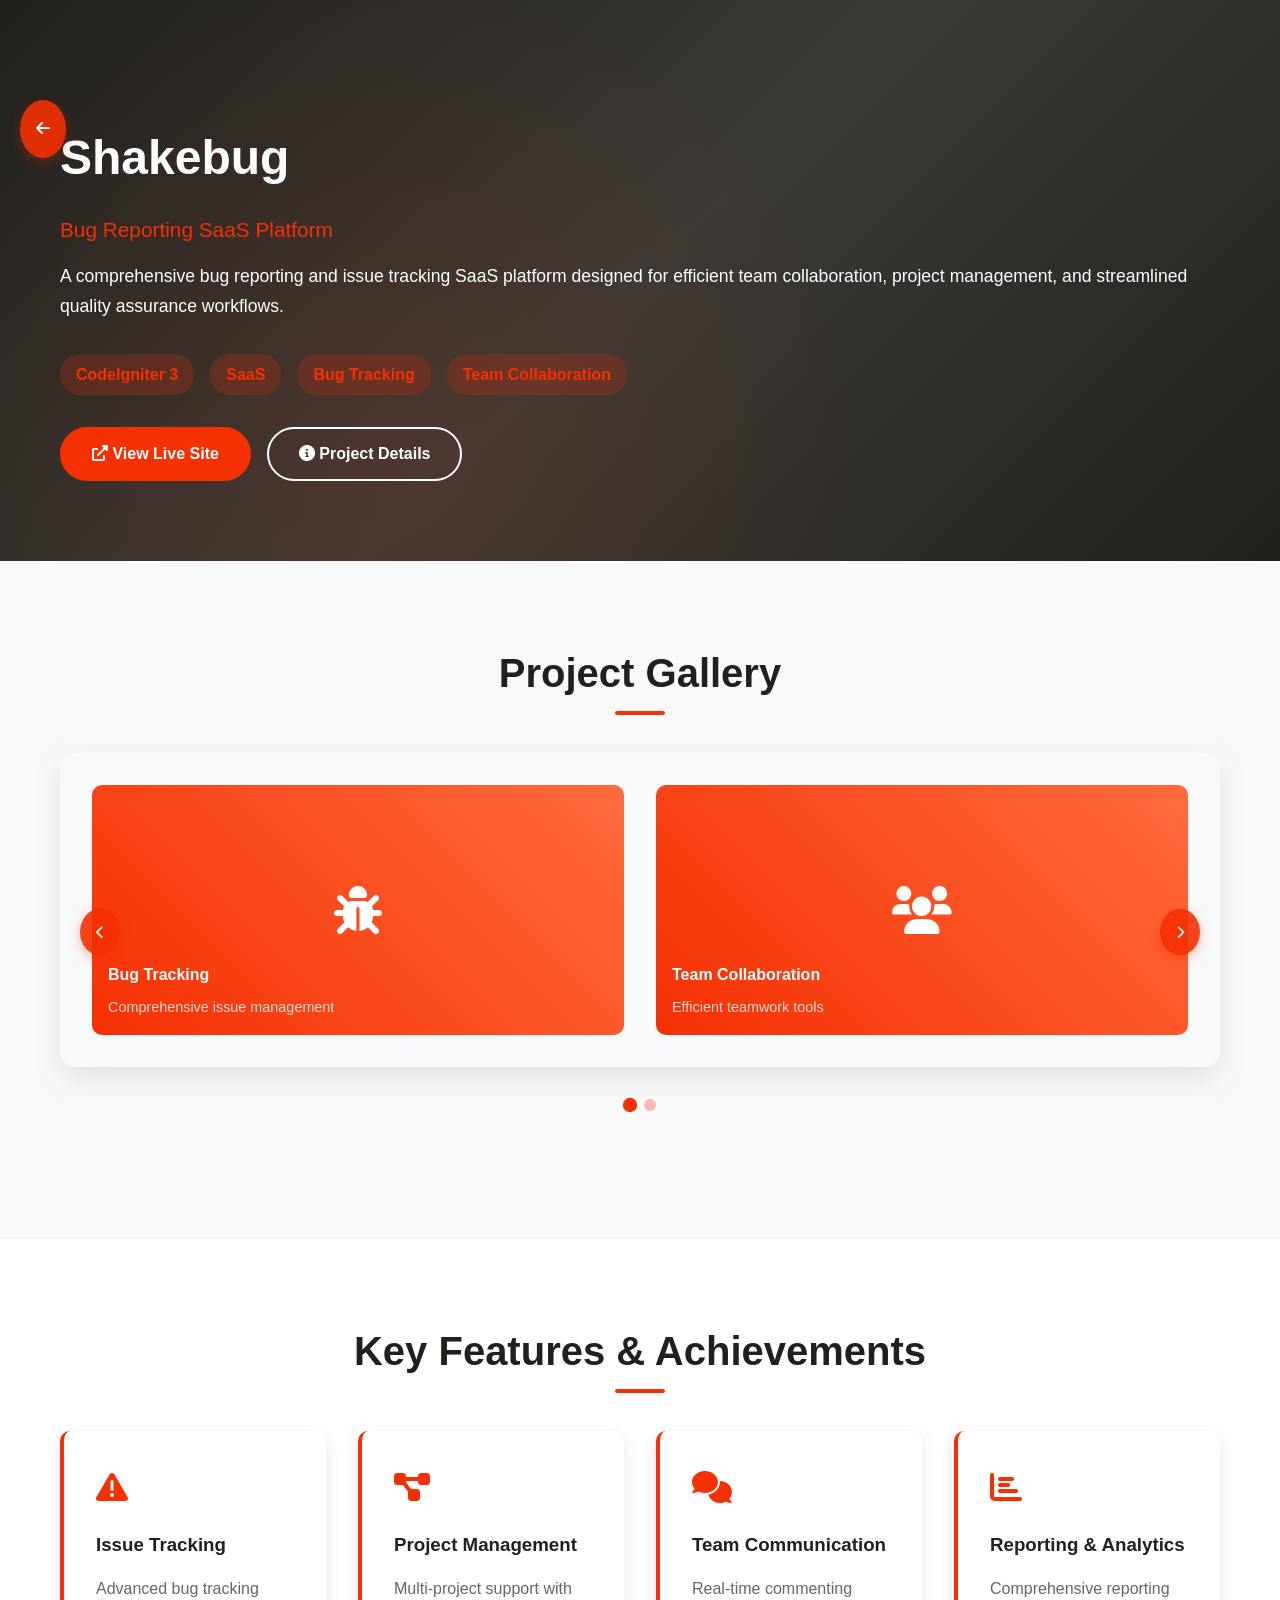
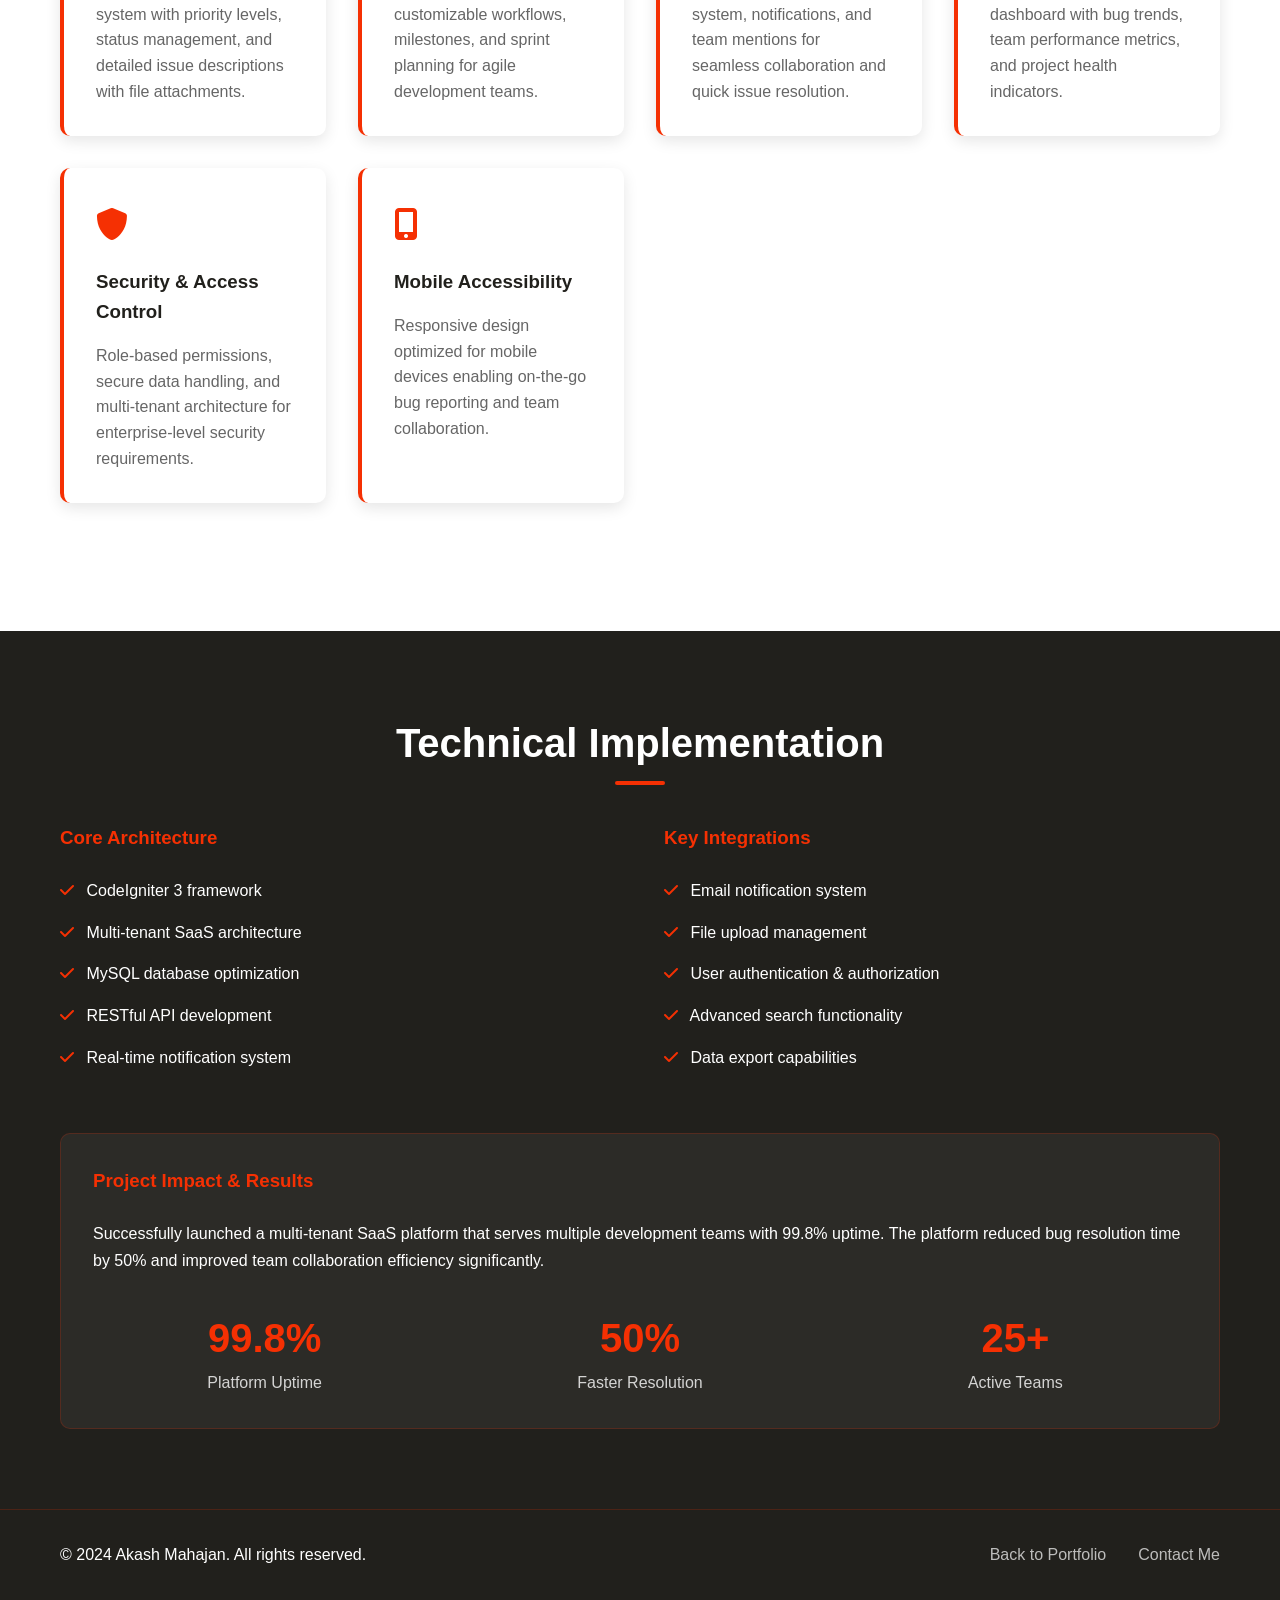
<file: shakebug.html>
<!DOCTYPE html>
<html lang="en">
<head>
    <meta charset="UTF-8">
    <meta name="viewport" content="width=device-width, initial-scale=1.0">
    <title>Shakebug - Project Details | Akash Mahajan</title>
    <meta name="description" content="Shakebug project details - Bug reporting SaaS platform with team collaboration and issue tracking by Akash Mahajan">
    <link href="https://cdnjs.cloudflare.com/ajax/libs/font-awesome/6.0.0/css/all.min.css" rel="stylesheet">
    <link href="styles.css" rel="stylesheet">
    <style>
        .project-detail-hero {
            background: linear-gradient(135deg, #21201c 0%, #3a3935 50%, #21201c 100%);
            color: #ffffff;
            padding: 120px 0 80px;
            position: relative;
            overflow: hidden;
        }
        .project-detail-hero::before {
            content: '';
            position: absolute;
            top: 0;
            left: 0;
            right: 0;
            bottom: 0;
            background: radial-gradient(circle at 30% 80%, rgba(245, 48, 3, 0.1) 0%, transparent 50%);
        }
        .project-detail-content {
            position: relative;
            z-index: 2;
        }
        .gallery-container {
            position: relative;
            margin: 3rem 0;
        }
        
        .project-gallery {
            display: flex;
            overflow: hidden;
            border-radius: 15px;
            box-shadow: 0 10px 30px rgba(0, 0, 0, 0.1);
        }
        
        .gallery-slide {
            min-width: 100%;
            transition: transform 0.5s ease;
        }
        
        .gallery-grid {
            display: grid;
            grid-template-columns: repeat(auto-fit, minmax(300px, 1fr));
            gap: 2rem;
            padding: 2rem;
        }
        
        .gallery-nav {
            position: absolute;
            top: 50%;
            transform: translateY(-50%);
            background: rgba(245, 48, 3, 0.9);
            color: #ffffff;
            border: none;
            padding: 1rem;
            border-radius: 50%;
            cursor: pointer;
            transition: all 0.3s ease;
            z-index: 10;
            box-shadow: 0 4px 12px rgba(245, 48, 3, 0.3);
        }
        
        .gallery-nav:hover {
            background: #f53003;
            transform: translateY(-50%) scale(1.1);
        }
        
        .gallery-nav.prev {
            left: 20px;
        }
        
        .gallery-nav.next {
            right: 20px;
        }
        
        .gallery-indicators {
            display: flex;
            justify-content: center;
            gap: 0.5rem;
            margin-top: 2rem;
        }
        
        .indicator {
            width: 12px;
            height: 12px;
            border-radius: 50%;
            background: rgba(245, 48, 3, 0.3);
            cursor: pointer;
            transition: all 0.3s ease;
        }
        
        .indicator.active {
            background: #f53003;
            transform: scale(1.2);
        }
        .gallery-item {
            background: linear-gradient(45deg, #f53003, #ff6b3d);
            height: 250px;
            border-radius: 10px;
            display: flex;
            align-items: center;
            justify-content: center;
            position: relative;
            overflow: hidden;
        }
        .gallery-item i {
            font-size: 3rem;
            color: #ffffff;
        }
        .feature-grid {
            display: grid;
            grid-template-columns: repeat(auto-fit, minmax(250px, 1fr));
            gap: 2rem;
            margin: 3rem 0;
        }
        .feature-card {
            background: #ffffff;
            padding: 2rem;
            border-radius: 10px;
            box-shadow: 0 5px 15px rgba(0, 0, 0, 0.1);
            border-left: 4px solid #f53003;
            transition: transform 0.3s ease;
        }
        .feature-card:hover {
            transform: translateY(-5px);
        }
        .back-btn {
            position: fixed;
            top: 100px;
            left: 20px;
            background: rgba(245, 48, 3, 0.9);
            color: #ffffff;
            padding: 1rem;
            border-radius: 50%;
            text-decoration: none;
            box-shadow: 0 4px 12px rgba(245, 48, 3, 0.3);
            transition: all 0.3s ease;
            z-index: 1000;
        }
        .back-btn:hover {
            background: #f53003;
            transform: scale(1.1);
        }
    </style>
</head>
<body>
    <a href="index.html" class="back-btn" title="Back to Portfolio">
        <i class="fas fa-arrow-left"></i>
    </a>

    <!-- Project Hero Section -->
    <section class="project-detail-hero">
        <div class="container">
            <div class="project-detail-content">
                <h1 style="font-size: 3rem; margin-bottom: 1rem;">Shakebug</h1>
                <p style="font-size: 1.3rem; color: #f53003; margin-bottom: 1rem;">Bug Reporting SaaS Platform</p>
                <p style="font-size: 1.1rem; margin-bottom: 2rem; line-height: 1.7;">A comprehensive bug reporting and issue tracking SaaS platform designed for efficient team collaboration, project management, and streamlined quality assurance workflows.</p>
                <div style="display: flex; gap: 1rem; flex-wrap: wrap; margin-bottom: 2rem;">
                    <span style="background: rgba(245, 48, 3, 0.2); color: #f53003; padding: 0.5rem 1rem; border-radius: 20px; font-weight: 600;">CodeIgniter 3</span>
                    <span style="background: rgba(245, 48, 3, 0.2); color: #f53003; padding: 0.5rem 1rem; border-radius: 20px; font-weight: 600;">SaaS</span>
                    <span style="background: rgba(245, 48, 3, 0.2); color: #f53003; padding: 0.5rem 1rem; border-radius: 20px; font-weight: 600;">Bug Tracking</span>
                    <span style="background: rgba(245, 48, 3, 0.2); color: #f53003; padding: 0.5rem 1rem; border-radius: 20px; font-weight: 600;">Team Collaboration</span>
                </div>
                <div style="display: flex; gap: 1rem; flex-wrap: wrap;">
                    <a href="https://www.shakebug.com/" target="_blank" class="btn btn-primary">
                        <i class="fas fa-external-link-alt"></i> View Live Site
                    </a>
                    <a href="#features" class="btn btn-secondary">
                        <i class="fas fa-info-circle"></i> Project Details
                    </a>
                </div>
            </div>
        </div>
    </section>

    <!-- Project Gallery Section -->
    <section style="padding: 80px 0; background: #f8f9fa;">
        <div class="container">
            <h2 class="section-title">Project Gallery</h2>
            <div class="gallery-container">
                <button class="gallery-nav prev" onclick="changeSlide(-1)">
                    <i class="fas fa-chevron-left"></i>
                </button>
                <div class="project-gallery" id="projectGallery">
                    <div class="gallery-slide">
                        <div class="gallery-grid">
                            <div class="gallery-item">
                                <i class="fas fa-bug"></i>
                                <div style="position: absolute; bottom: 1rem; left: 1rem; right: 1rem;">
                                    <h4 style="color: #ffffff; margin-bottom: 0.5rem;">Bug Tracking</h4>
                                    <p style="color: rgba(255, 255, 255, 0.8); font-size: 0.9rem;">Comprehensive issue management</p>
                                </div>
                            </div>
                            <div class="gallery-item">
                                <i class="fas fa-users"></i>
                                <div style="position: absolute; bottom: 1rem; left: 1rem; right: 1rem;">
                                    <h4 style="color: #ffffff; margin-bottom: 0.5rem;">Team Collaboration</h4>
                                    <p style="color: rgba(255, 255, 255, 0.8); font-size: 0.9rem;">Efficient teamwork tools</p>
                                </div>
                            </div>
                        </div>
                    </div>
                    <div class="gallery-slide">
                        <div class="gallery-grid">
                            <div class="gallery-item">
                                <i class="fas fa-chart-line"></i>
                                <div style="position: absolute; bottom: 1rem; left: 1rem; right: 1rem;">
                                    <h4 style="color: #ffffff; margin-bottom: 0.5rem;">Analytics Dashboard</h4>
                                    <p style="color: rgba(255, 255, 255, 0.8); font-size: 0.9rem;">Real-time insights</p>
                                </div>
                            </div>
                            <div class="gallery-item">
                                <i class="fas fa-cog"></i>
                                <div style="position: absolute; bottom: 1rem; left: 1rem; right: 1rem;">
                                    <h4 style="color: #ffffff; margin-bottom: 0.5rem;">Workflow Automation</h4>
                                    <p style="color: rgba(255, 255, 255, 0.8); font-size: 0.9rem;">Automated processes</p>
                                </div>
                            </div>
                        </div>
                    </div>
                </div>
                <button class="gallery-nav next" onclick="changeSlide(1)">
                    <i class="fas fa-chevron-right"></i>
                </button>
                <div class="gallery-indicators">
                    <div class="indicator active" onclick="currentSlide(1)"></div>
                    <div class="indicator" onclick="currentSlide(2)"></div>
                </div>
            </div>
        </div>
    </section>

    <!-- Key Features Section -->
    <section id="features" style="padding: 80px 0; background: #ffffff;">
        <div class="container">
            <h2 class="section-title">Key Features & Achievements</h2>
            <div class="feature-grid">
                <div class="feature-card">
                    <div style="color: #f53003; font-size: 2rem; margin-bottom: 1rem;">
                        <i class="fas fa-exclamation-triangle"></i>
                    </div>
                    <h3 style="color: #21201c; margin-bottom: 1rem;">Issue Tracking</h3>
                    <p style="color: #666; line-height: 1.6;">Advanced bug tracking system with priority levels, status management, and detailed issue descriptions with file attachments.</p>
                </div>
                
                <div class="feature-card">
                    <div style="color: #f53003; font-size: 2rem; margin-bottom: 1rem;">
                        <i class="fas fa-project-diagram"></i>
                    </div>
                    <h3 style="color: #21201c; margin-bottom: 1rem;">Project Management</h3>
                    <p style="color: #666; line-height: 1.6;">Multi-project support with customizable workflows, milestones, and sprint planning for agile development teams.</p>
                </div>

                <div class="feature-card">
                    <div style="color: #f53003; font-size: 2rem; margin-bottom: 1rem;">
                        <i class="fas fa-comments"></i>
                    </div>
                    <h3 style="color: #21201c; margin-bottom: 1rem;">Team Communication</h3>
                    <p style="color: #666; line-height: 1.6;">Real-time commenting system, notifications, and team mentions for seamless collaboration and quick issue resolution.</p>
                </div>

                <div class="feature-card">
                    <div style="color: #f53003; font-size: 2rem; margin-bottom: 1rem;">
                        <i class="fas fa-chart-bar"></i>
                    </div>
                    <h3 style="color: #21201c; margin-bottom: 1rem;">Reporting & Analytics</h3>
                    <p style="color: #666; line-height: 1.6;">Comprehensive reporting dashboard with bug trends, team performance metrics, and project health indicators.</p>
                </div>

                <div class="feature-card">
                    <div style="color: #f53003; font-size: 2rem; margin-bottom: 1rem;">
                        <i class="fas fa-shield-alt"></i>
                    </div>
                    <h3 style="color: #21201c; margin-bottom: 1rem;">Security & Access Control</h3>
                    <p style="color: #666; line-height: 1.6;">Role-based permissions, secure data handling, and multi-tenant architecture for enterprise-level security requirements.</p>
                </div>

                <div class="feature-card">
                    <div style="color: #f53003; font-size: 2rem; margin-bottom: 1rem;">
                        <i class="fas fa-mobile-alt"></i>
                    </div>
                    <h3 style="color: #21201c; margin-bottom: 1rem;">Mobile Accessibility</h3>
                    <p style="color: #666; line-height: 1.6;">Responsive design optimized for mobile devices enabling on-the-go bug reporting and team collaboration.</p>
                </div>
            </div>
        </div>
    </section>

    <!-- Technical Implementation -->
    <section style="padding: 80px 0; background: #21201c; color: #ffffff;">
        <div class="container">
            <h2 class="section-title" style="color: #ffffff;">Technical Implementation</h2>
            <div style="display: grid; grid-template-columns: repeat(auto-fit, minmax(300px, 1fr)); gap: 3rem; margin-top: 3rem;">
                <div>
                    <h3 style="color: #f53003; margin-bottom: 1.5rem;">Core Architecture</h3>
                    <ul style="list-style: none; padding: 0; line-height: 1.8;">
                        <li style="margin-bottom: 0.8rem;"><i class="fas fa-check" style="color: #f53003; margin-right: 0.5rem;"></i> CodeIgniter 3 framework</li>
                        <li style="margin-bottom: 0.8rem;"><i class="fas fa-check" style="color: #f53003; margin-right: 0.5rem;"></i> Multi-tenant SaaS architecture</li>
                        <li style="margin-bottom: 0.8rem;"><i class="fas fa-check" style="color: #f53003; margin-right: 0.5rem;"></i> MySQL database optimization</li>
                        <li style="margin-bottom: 0.8rem;"><i class="fas fa-check" style="color: #f53003; margin-right: 0.5rem;"></i> RESTful API development</li>
                        <li style="margin-bottom: 0.8rem;"><i class="fas fa-check" style="color: #f53003; margin-right: 0.5rem;"></i> Real-time notification system</li>
                    </ul>
                </div>

                <div>
                    <h3 style="color: #f53003; margin-bottom: 1.5rem;">Key Integrations</h3>
                    <ul style="list-style: none; padding: 0; line-height: 1.8;">
                        <li style="margin-bottom: 0.8rem;"><i class="fas fa-check" style="color: #f53003; margin-right: 0.5rem;"></i> Email notification system</li>
                        <li style="margin-bottom: 0.8rem;"><i class="fas fa-check" style="color: #f53003; margin-right: 0.5rem;"></i> File upload management</li>
                        <li style="margin-bottom: 0.8rem;"><i class="fas fa-check" style="color: #f53003; margin-right: 0.5rem;"></i> User authentication & authorization</li>
                        <li style="margin-bottom: 0.8rem;"><i class="fas fa-check" style="color: #f53003; margin-right: 0.5rem;"></i> Advanced search functionality</li>
                        <li style="margin-bottom: 0.8rem;"><i class="fas fa-check" style="color: #f53003; margin-right: 0.5rem;"></i> Data export capabilities</li>
                    </ul>
                </div>
            </div>

            <div style="background: rgba(255, 255, 255, 0.05); padding: 2rem; border-radius: 10px; margin-top: 3rem; border: 1px solid rgba(245, 48, 3, 0.2);">
                <h3 style="color: #f53003; margin-bottom: 1.5rem;">Project Impact & Results</h3>
                <p style="line-height: 1.7; margin-bottom: 1rem;">Successfully launched a multi-tenant SaaS platform that serves multiple development teams with 99.8% uptime. The platform reduced bug resolution time by 50% and improved team collaboration efficiency significantly.</p>
                <div style="display: grid; grid-template-columns: repeat(auto-fit, minmax(200px, 1fr)); gap: 2rem; margin-top: 2rem;">
                    <div style="text-align: center;">
                        <div style="color: #f53003; font-size: 2.5rem; font-weight: bold;">99.8%</div>
                        <div style="color: rgba(255, 255, 255, 0.8);">Platform Uptime</div>
                    </div>
                    <div style="text-align: center;">
                        <div style="color: #f53003; font-size: 2.5rem; font-weight: bold;">50%</div>
                        <div style="color: rgba(255, 255, 255, 0.8);">Faster Resolution</div>
                    </div>
                    <div style="text-align: center;">
                        <div style="color: #f53003; font-size: 2.5rem; font-weight: bold;">25+</div>
                        <div style="color: rgba(255, 255, 255, 0.8);">Active Teams</div>
                    </div>
                </div>
            </div>
        </div>
    </section>

    <!-- Footer -->
    <footer class="footer">
        <div class="container">
            <div class="footer-content">
                <p>&copy; 2024 Akash Mahajan. All rights reserved.</p>
                <div class="footer-links">
                    <a href="index.html" class="footer-link">Back to Portfolio</a>
                    <a href="mailto:akashmahajan4020@gmail.com" class="footer-link">Contact Me</a>
                </div>
            </div>
        </div>
    </footer>

    <script src="script.js"></script>
    <script>
        // Smooth scrolling for anchor links
        document.querySelectorAll('a[href^="#"]').forEach(anchor => {
            anchor.addEventListener('click', function (e) {
                e.preventDefault();
                const target = document.querySelector(this.getAttribute('href'));
                if (target) {
                    target.scrollIntoView({
                        behavior: 'smooth',
                        block: 'start'
                    });
                }
            });
        });

        // Gallery Slider Functionality
        let currentSlideIndex = 0;
        const totalSlides = 2;

        function changeSlide(direction) {
            currentSlideIndex += direction;
            if (currentSlideIndex >= totalSlides) currentSlideIndex = 0;
            if (currentSlideIndex < 0) currentSlideIndex = totalSlides - 1;
            updateSlider();
        }

        function currentSlide(index) {
            currentSlideIndex = index - 1;
            updateSlider();
        }

        function updateSlider() {
            const gallery = document.getElementById('projectGallery');
            const indicators = document.querySelectorAll('.indicator');
            
            gallery.style.transform = `translateX(-${currentSlideIndex * 100}%)`;
            
            indicators.forEach((indicator, index) => {
                indicator.classList.toggle('active', index === currentSlideIndex);
            });
        }

        // Auto-slide functionality
        setInterval(() => {
            changeSlide(1);
        }, 5000);

        // Animation on scroll
        const observerOptions = {
            threshold: 0.1,
            rootMargin: '0px 0px -50px 0px'
        };

        const observer = new IntersectionObserver(function(entries) {
            entries.forEach(entry => {
                if (entry.isIntersecting) {
                    entry.target.style.opacity = '1';
                    entry.target.style.transform = 'translateY(0)';
                }
            });
        }, observerOptions);

        // Observe elements for animation
        document.querySelectorAll('.feature-card, .gallery-item').forEach(el => {
            el.style.opacity = '0';
            el.style.transform = 'translateY(30px)';
            el.style.transition = 'all 0.6s ease';
            observer.observe(el);
        });
    </script>
</body>
</html>
</file>
<file: styles.css>
/* Reset and Base Styles */
* {
    margin: 0;
    padding: 0;
    box-sizing: border-box;
}

html {
    scroll-behavior: smooth;
}

body {
    font-family: 'Segoe UI', Tahoma, Geneva, Verdana, sans-serif;
    line-height: 1.6;
    color: #21201c;
    background-color: #ffffff;
    overflow-x: hidden;
}

.container {
    max-width: 1200px;
    margin: 0 auto;
    padding: 0 20px;
}

/* Floating Tech Logos */
.floating-tech {
    position: fixed;
    right: 30px;
    top: 50%;
    transform: translateY(-50%);
    z-index: 100;
    display: flex;
    flex-direction: column;
    gap: 20px;
}
.loader {
    width: 18px;
    height: 18px;
    border: 3px solid #fff;
    border-top: 3px solid transparent;
    border-radius: 50%;
    display: inline-block;
    animation: spin 0.8s linear infinite;
    margin-left: 10px;
}

@keyframes spin {
    to { transform: rotate(360deg); }
}

.tech-logo {
    width: 50px;
    height: 50px;
    background: var(--bg-card);
    border: var(--border);
    border-radius: 50%;
    display: flex;
    align-items: center;
    justify-content: center;
    cursor: pointer;
    transition: var(--transition);
    opacity: 0.7;
}

.tech-logo:hover {
    opacity: 1;
    transform: scale(1.2);
    box-shadow: var(--shadow);
}

.tech-logo[data-tech="laravel"] {
    color: #ff2d20;
    background: rgba(255, 45, 32, 0.1);
    border-color: rgba(255, 45, 32, 0.3);
}

.tech-logo[data-tech="php"] {
    color: #777bb4;
    background: rgba(119, 123, 180, 0.1);
    border-color: rgba(119, 123, 180, 0.3);
}

.tech-logo[data-tech="js"] {
    color: #f7df1e;
    background: rgba(247, 223, 30, 0.1);
    border-color: rgba(247, 223, 30, 0.3);
}

.tech-logo[data-tech="react"] {
    color: #61dafb;
    background: rgba(97, 218, 251, 0.1);
    border-color: rgba(97, 218, 251, 0.3);
}

.tech-logo[data-tech="node"] {
    color: #339933;
    background: rgba(51, 153, 51, 0.1);
    border-color: rgba(51, 153, 51, 0.3);
}

.tech-logo[data-tech="mysql"] {
    color: #4479a1;
    background: rgba(68, 121, 161, 0.1);
    border-color: rgba(68, 121, 161, 0.3);
}

.tech-logo[data-tech="git"] {
    color: #f05032;
    background: rgba(240, 80, 50, 0.1);
    border-color: rgba(240, 80, 50, 0.3);
}

.tech-logo[data-tech="api"] {
    color: var(--accent-purple);
    background: rgba(156, 136, 255, 0.1);
    border-color: rgba(156, 136, 255, 0.3);
}

.tech-logo i {
    font-size: 24px;
    animation: float 3s ease-in-out infinite;
}

@keyframes float {
    0%, 100% { transform: translateY(0px); }
    50% { transform: translateY(-5px); }
}

/* Navigation */
.navbar {
    position: fixed;
    top: 0;
    left: 0;
    right: 0;
    background: rgba(33, 32, 28, 0.95);
    backdrop-filter: blur(10px);
    z-index: 1000;
    padding: 1rem 0;
    transition: all 0.3s ease;
}

.nav-container {
    max-width: 1200px;
    margin: 0 auto;
    padding: 0 20px;
    display: flex;
    justify-content: space-between;
    align-items: center;
}

.nav-logo {
    color: #f53003;
    font-size: 1.5rem;
    font-weight: bold;
    text-decoration: none;
    transition: color 0.3s ease;
}

.nav-logo:hover {
    color: #ffffff;
}

.nav-menu {
    display: flex;
    gap: 2rem;
}

.nav-link {
    color: #ffffff;
    text-decoration: none;
    font-weight: 500;
    transition: color 0.3s ease;
    position: relative;
}

.nav-link:hover {
    color: #f53003;
}

.nav-link::after {
    content: '';
    position: absolute;
    bottom: -5px;
    left: 0;
    width: 0;
    height: 2px;
    background: #f53003;
    transition: width 0.3s ease;
}

.nav-link:hover::after {
    width: 100%;
}

.hamburger {
    display: none;
    flex-direction: column;
    cursor: pointer;
}

.hamburger .bar {
    width: 25px;
    height: 3px;
    background: #ffffff;
    margin: 3px 0;
    transition: 0.3s;
}

/* Hero Section */
.hero {
    background: linear-gradient(135deg, #21201c 0%, #3a3935 50%, #21201c 100%);
    color: #ffffff;
    padding: 120px 0 80px;
    min-height: 100vh;
    display: flex;
    align-items: center;
    position: relative;
    overflow: hidden;
}

.hero::before {
    content: '';
    position: absolute;
    top: 0;
    left: 0;
    right: 0;
    bottom: 0;
    background: radial-gradient(circle at 30% 80%, rgba(245, 48, 3, 0.1) 0%, transparent 50%);
    z-index: 1;
}

.hero-content {
    display: grid;
    grid-template-columns: 1fr 300px;
    gap: 3rem;
    align-items: center;
    position: relative;
    z-index: 2;
}

.hero-name {
    font-size: 3.5rem;
    font-weight: bold;
    margin-bottom: 0.5rem;
    background: linear-gradient(45deg, #ffffff, #f53003);
    -webkit-background-clip: text;
    -webkit-text-fill-color: transparent;
    background-clip: text;
    animation: fadeInUp 0.8s ease;
}

.hero-title {
    font-size: 1.5rem;
    color: #f53003;
    margin-bottom: 1rem;
    font-weight: 300;
    animation: fadeInUp 0.8s ease 0.2s both;
}

.hero-tagline {
    font-size: 1.1rem;
    margin-bottom: 2rem;
    opacity: 0.9;
    line-height: 1.7;
    animation: fadeInUp 0.8s ease 0.4s both;
}

.hero-buttons {
    display: flex;
    gap: 1rem;
    animation: fadeInUp 0.8s ease 0.6s both;
}

.hero-image {
    display: flex;
    justify-content: center;
    align-items: center;
}

.profile-placeholder {
    width: 250px;
    height: 250px;
    background: linear-gradient(45deg, #f53003, #ff6b3d);
    border-radius: 50%;
    display: flex;
    align-items: center;
    justify-content: center;
    box-shadow: 0 20px 40px rgba(245, 48, 3, 0.3);
    animation: float 3s ease-in-out infinite;
}

.profile-placeholder i {
    font-size: 4rem;
    color: #ffffff;
}

/* Buttons */
.btn {
    display: inline-block;
    padding: 12px 30px;
    text-decoration: none;
    border-radius: 50px;
    font-weight: 600;
    text-align: center;
    transition: all 0.3s ease;
    border: 2px solid transparent;
    position: relative;
    overflow: hidden;
}

.btn-primary {
    background: #f53003;
    color: #ffffff;
    border-color: #f53003;
}

.btn-primary:hover {
    background: transparent;
    color: #f53003;
    border-color: #f53003;
    transform: translateY(-2px);
    box-shadow: 0 5px 15px rgba(245, 48, 3, 0.4);
}

.btn-secondary {
    background: transparent;
    color: #ffffff;
    border-color: #ffffff;
}

.btn-secondary:hover {
    background: #ffffff;
    color: #21201c;
    transform: translateY(-2px);
    box-shadow: 0 5px 15px rgba(255, 255, 255, 0.3);
}

/* Section Styles */
section {
    padding: 80px 0;
    position: relative;
}

.section-title {
    text-align: center;
    font-size: 2.5rem;
    margin-bottom: 3rem;
    color: #21201c;
    position: relative;
}

.section-title::after {
    content: '';
    position: absolute;
    bottom: -10px;
    left: 50%;
    transform: translateX(-50%);
    width: 50px;
    height: 4px;
    background: #f53003;
    border-radius: 2px;
}

/* About Section */
.about {
    background: #f8f9fa;
}

.about-content {
    max-width: 800px;
    margin: 0 auto;
    text-align: center;
}

.about-text p {
    font-size: 1.1rem;
    margin-bottom: 2rem;
    line-height: 1.8;
    color: #666;
}

.values {
    display: grid;
    grid-template-columns: repeat(auto-fit, minmax(250px, 1fr));
    gap: 2rem;
    margin-top: 3rem;
}

.value-item {
    text-align: center;
    padding: 2rem;
    background: #ffffff;
    border-radius: 10px;
    box-shadow: 0 5px 15px rgba(0, 0, 0, 0.1);
    transition: transform 0.3s ease;
}

.value-item:hover {
    transform: translateY(-5px);
}

.value-item i {
    font-size: 2.5rem;
    color: #f53003;
    margin-bottom: 1rem;
}

.value-item h3 {
    font-size: 1.3rem;
    margin-bottom: 1rem;
    color: #21201c;
}

.value-item p {
    color: #666;
    line-height: 1.6;
}

/* Skills Section */
.skills {
    background: #21201c;
    color: #ffffff;
}

.skills .section-title {
    color: #ffffff;
}

.skills-grid {
    display: grid;
    grid-template-columns: repeat(auto-fit, minmax(280px, 1fr));
    gap: 2rem;
}

.skill-category {
    background: rgba(255, 255, 255, 0.05);
    padding: 2rem;
    border-radius: 10px;
    border: 1px solid rgba(245, 48, 3, 0.2);
    transition: transform 0.3s ease;
}

.skill-category:hover {
    transform: translateY(-5px);
    border-color: #f53003;
}

.skill-category h3 {
    color: #f53003;
    margin-bottom: 1.5rem;
    font-size: 1.3rem;
}

.skill-tags {
    display: flex;
    flex-wrap: wrap;
    gap: 0.5rem;
}

.skill-tag {
    background: rgba(245, 48, 3, 0.1);
    color: #ffffff;
    padding: 0.5rem 1rem;
    border-radius: 20px;
    border: 1px solid rgba(245, 48, 3, 0.3);
    font-size: 0.9rem;
    transition: all 0.3s ease;
}

.skill-tag:hover {
    background: #f53003;
    color: #ffffff;
    transform: translateY(-2px);
}

/* Projects Section */
.projects {
    background: linear-gradient(135deg, #f8f9fa 0%, #e9ecef 100%);
    position: relative;
}

.projects::before {
    content: '';
    position: absolute;
    top: 0;
    left: 0;
    right: 0;
    bottom: 0;
    background: radial-gradient(circle at 70% 20%, rgba(245, 48, 3, 0.05) 0%, transparent 50%);
    z-index: 1;
}

.projects .container {
    position: relative;
    z-index: 2;
}

.projects-grid {
    display: grid;
    grid-template-columns: repeat(3, 1fr);
    gap: 2.5rem;
    margin-top: 2rem;
}

@media (max-width: 1200px) {
    .projects-grid {
        grid-template-columns: repeat(2, 1fr);
        gap: 2rem;
    }
}

@media (max-width: 768px) {
    .projects-grid {
        grid-template-columns: 1fr;
        gap: 1.5rem;
    }
}

.project-card {
    background: #ffffff;
    border-radius: 15px;
    overflow: hidden;
    box-shadow: 0 8px 25px rgba(0, 0, 0, 0.1);
    transition: all 0.4s cubic-bezier(0.4, 0, 0.2, 1);
    border: 1px solid rgba(245, 48, 3, 0.1);
    position: relative;
    cursor: pointer;
    animation: fadeInUp 0.6s ease forwards;
    opacity: 0;
    transform: translateY(30px);
}

.project-card:nth-child(1) { animation-delay: 0.1s; }
.project-card:nth-child(2) { animation-delay: 0.2s; }
.project-card:nth-child(3) { animation-delay: 0.3s; }
.project-card:nth-child(4) { animation-delay: 0.4s; }
.project-card:nth-child(5) { animation-delay: 0.5s; }
.project-card:nth-child(6) { animation-delay: 0.6s; }
.project-card:nth-child(7) { animation-delay: 0.7s; }
.project-card:nth-child(8) { animation-delay: 0.8s; }
.project-card:nth-child(9) { animation-delay: 0.9s; }

.project-card:hover {
    transform: translateY(-15px) scale(1.02);
    box-shadow: 0 20px 40px rgba(245, 48, 3, 0.15);
    border-color: rgba(245, 48, 3, 0.3);
}

.project-image {
    height: 250px;
    position: relative;
    overflow: hidden;
    background: linear-gradient(135deg, #f53003 0%, #ff6b3d 50%, #f53003 100%);
    display: flex;
    align-items: center;
    justify-content: center;
}

.project-image::before {
    content: '';
    position: absolute;
    top: 0;
    left: 0;
    right: 0;
    bottom: 0;
    background: radial-gradient(circle at 30% 30%, rgba(255, 255, 255, 0.2) 0%, transparent 50%);
    z-index: 1;
}

.project-image-placeholder {
    z-index: 2;
    position: relative;
    transition: all 0.3s ease;
}

.project-image-placeholder i {
    font-size: 4rem;
    color: rgba(255, 255, 255, 0.9);
    transition: all 0.3s ease;
}

.project-overlay {
    position: absolute;
    top: 0;
    left: 0;
    right: 0;
    bottom: 0;
    background: rgba(21, 20, 18, 0.8);
    display: flex;
    align-items: center;
    justify-content: center;
    opacity: 0;
    transition: all 0.4s ease;
    z-index: 3;
    backdrop-filter: blur(2px);
}

.project-overlay-content {
    text-align: center;
    color: #ffffff;
    transform: translateY(20px);
    transition: all 0.3s ease;
}

.project-overlay-content i {
    font-size: 2.5rem;
    margin-bottom: 0.5rem;
    color: #f53003;
    animation: pulse 2s infinite;
}

.project-overlay-content span {
    display: block;
    font-weight: 600;
    font-size: 1.1rem;
    letter-spacing: 0.5px;
}

.project-card:hover .project-overlay {
    opacity: 1;
}

.project-card:hover .project-overlay-content {
    transform: translateY(0);
}

.project-card:hover .project-image-placeholder {
    transform: scale(0.8) rotate(5deg);
}

.project-card:hover .project-image-placeholder i {
    color: rgba(255, 255, 255, 0.6);
}

.project-content {
    padding: 2rem;
    background: #ffffff;
    position: relative;
}

.project-content::before {
    content: '';
    position: absolute;
    top: -2px;
    left: 0;
    right: 0;
    height: 2px;
    background: linear-gradient(90deg, #f53003, #ff6b3d, #f53003);
    opacity: 0;
    transition: opacity 0.3s ease;
}

.project-card:hover .project-content::before {
    opacity: 1;
}

.project-content h3 {
    color: #21201c;
    margin-bottom: 1rem;
    font-size: 1.4rem;
    font-weight: 700;
    transition: color 0.3s ease;
}

.project-card:hover .project-content h3 {
    color: #f53003;
}

.project-content p {
    color: #666;
    line-height: 1.7;
    margin-bottom: 1.5rem;
    font-size: 0.95rem;
}

.project-tech {
    display: flex;
    flex-wrap: wrap;
    gap: 0.6rem;
    margin-bottom: 2rem;
}

.tech-tag {
    background: rgba(245, 48, 3, 0.08);
    color: #f53003;
    padding: 0.4rem 1rem;
    border-radius: 20px;
    font-size: 0.85rem;
    font-weight: 600;
    border: 1px solid rgba(245, 48, 3, 0.2);
    transition: all 0.3s ease;
    position: relative;
    overflow: hidden;
}

.tech-tag::before {
    content: '';
    position: absolute;
    top: 0;
    left: -100%;
    width: 100%;
    height: 100%;
    background: linear-gradient(90deg, transparent, rgba(255, 255, 255, 0.4), transparent);
    transition: left 0.5s ease;
}

.project-card:hover .tech-tag::before {
    left: 100%;
}

.tech-tag:hover {
    background: #f53003;
    color: #ffffff;
    transform: translateY(-2px);
    box-shadow: 0 4px 8px rgba(245, 48, 3, 0.3);
}

.project-links {
    /* display: flex; */
    gap: 1rem;
    flex-wrap: wrap;
}

.project-link {
    color: #f53003;
    text-decoration: none;
    font-weight: 600;
    transition: all 0.3s ease;
    padding: 0.5rem 1rem;
    border-radius: 25px;
    border: 2px solid transparent;
    position: relative;
    overflow: hidden;
    background: linear-gradient(45deg, transparent, transparent);
}

.project-details-btn {
    background: linear-gradient(45deg, #f53003, #ff6b3d);
    color: #ffffff !important;
    border-color: #f53003;
}

.project-details-btn:hover {
    background: linear-gradient(45deg, #21201c, #3a3935);
    transform: translateY(-2px);
    box-shadow: 0 5px 15px rgba(245, 48, 3, 0.4);
}

.project-link:not(.project-details-btn) {
    border-color: #f53003;
}

.project-link:not(.project-details-btn):hover {
    background: #f53003;
    color: #ffffff;
    transform: translateY(-2px);
    box-shadow: 0 5px 15px rgba(245, 48, 3, 0.3);
}

.project-link i {
    margin-left: 0.5rem;
    font-size: 0.9rem;
    transition: transform 0.3s ease;
}

.project-link:hover i {
    transform: translateX(3px);
}

/* Pulse animation for overlay icon */
@keyframes pulse {
    0%, 100% {
        transform: scale(1);
    }
    50% {
        transform: scale(1.1);
    }
}

/* Experience Section */
.experience {
    background: #21201c;
    color: #ffffff;
}

.experience .section-title {
    color: #ffffff;
}

.timeline {
    max-width: 800px;
    margin: 0 auto;
    position: relative;
}

.timeline::before {
    content: '';
    position: absolute;
    left: 50%;
    top: 0;
    bottom: 0;
    width: 2px;
    background: #f53003;
    transform: translateX(-50%);
}

.timeline-item {
    position: relative;
    margin-bottom: 3rem;
    display: flex;
    justify-content: flex-end;
    padding-right: calc(50% + 30px);
}

.timeline-item:nth-child(even) {
    justify-content: flex-start;
    padding-right: 0;
    padding-left: calc(50% + 30px);
}

.timeline-marker {
    position: absolute;
    left: 50%;
    top: 0;
    width: 20px;
    height: 20px;
    background: #f53003;
    border: 4px solid #21201c;
    border-radius: 50%;
    transform: translateX(-50%);
    z-index: 2;
}

.timeline-content {
    background: rgba(255, 255, 255, 0.05);
    padding: 2rem;
    border-radius: 10px;
    border: 1px solid rgba(245, 48, 3, 0.2);
    max-width: 400px;
}

.timeline-content h3 {
    color: #f53003;
    font-size: 1.3rem;
    margin-bottom: 0.5rem;
}

.timeline-content h4 {
    color: #ffffff;
    font-size: 1.1rem;
    margin-bottom: 1rem;
}

.timeline-date {
    background: rgba(245, 48, 3, 0.2);
    color: #f53003;
    padding: 0.3rem 0.8rem;
    border-radius: 15px;
    font-size: 0.9rem;
    font-weight: 600;
}

.timeline-content p {
    margin-top: 1rem;
    line-height: 1.6;
    color: rgba(255, 255, 255, 0.8);
}

/* Education Section */
.education {
    background: #f8f9fa;
}

.education-grid {
    display: grid;
    grid-template-columns: repeat(auto-fit, minmax(400px, 1fr));
    gap: 2rem;
    max-width: 900px;
    margin: 0 auto;
}

.education-card {
    background: #ffffff;
    padding: 2rem;
    border-radius: 10px;
    box-shadow: 0 5px 15px rgba(0, 0, 0, 0.1);
    text-align: center;
    transition: transform 0.3s ease;
    border: 1px solid #e9ecef;
}

.education-card:hover {
    transform: translateY(-5px);
}

.education-icon {
    width: 80px;
    height: 80px;
    background: linear-gradient(45deg, #f53003, #ff6b3d);
    border-radius: 50%;
    display: flex;
    align-items: center;
    justify-content: center;
    margin: 0 auto 1.5rem;
}

.education-icon i {
    font-size: 2rem;
    color: #ffffff;
}

.education-card h3 {
    color: #21201c;
    margin-bottom: 0.5rem;
    font-size: 1.3rem;
}

.education-card h4 {
    color: #f53003;
    margin-bottom: 1rem;
    font-size: 1rem;
}

.education-card p {
    color: #666;
    line-height: 1.6;
}

/* Testimonials Section */
.testimonials {
    background: #21201c;
    color: #ffffff;
}

.testimonials .section-title {
    color: #ffffff;
}

.testimonial-placeholder {
    text-align: center;
    max-width: 600px;
    margin: 0 auto;
    padding: 3rem;
    background: rgba(255, 255, 255, 0.05);
    border-radius: 10px;
    border: 1px solid rgba(245, 48, 3, 0.2);
}

.testimonial-icon i {
    font-size: 3rem;
    color: #f53003;
    margin-bottom: 1.5rem;
}

.testimonial-placeholder p {
    font-size: 1.1rem;
    margin-bottom: 2rem;
    line-height: 1.6;
    opacity: 0.8;
}

.testimonial-note {
    display: flex;
    align-items: center;
    justify-content: center;
    gap: 0.5rem;
    color: #f53003;
    font-weight: 600;
}

.testimonial-note i {
    font-size: 1rem;
}

/* Blog Section */
.blog {
    background: #f8f9fa;
}

.blog-placeholder {
    text-align: center;
    max-width: 600px;
    margin: 0 auto;
    padding: 3rem;
    background: #ffffff;
    border-radius: 10px;
    box-shadow: 0 5px 15px rgba(0, 0, 0, 0.1);
}

.blog-icon i {
    font-size: 3rem;
    color: #f53003;
    margin-bottom: 1.5rem;
}

.blog-placeholder h3 {
    color: #21201c;
    margin-bottom: 1rem;
    font-size: 1.5rem;
}

.blog-placeholder p {
    color: #666;
    line-height: 1.6;
    margin-bottom: 2rem;
}

.blog-note {
    display: flex;
    align-items: center;
    justify-content: center;
    gap: 0.5rem;
    color: #f53003;
    font-weight: 600;
}

.blog-note i {
    font-size: 1rem;
}

/* Contact Section */
.contact {
    background: #21201c;
    color: #ffffff;
}

.contact .section-title {
    color: #ffffff;
}

.contact-content {
    display: grid;
    grid-template-columns: 1fr 1fr;
    gap: 3rem;
    max-width: 1000px;
    margin: 0 auto;
}

.contact-info h3 {
    color: #f53003;
    margin-bottom: 2rem;
    font-size: 1.5rem;
}

.contact-item {
    display: flex;
    align-items: center;
    gap: 1rem;
    margin-bottom: 1.5rem;
}

.contact-item i {
    width: 40px;
    height: 40px;
    background: rgba(245, 48, 3, 0.2);
    border-radius: 50%;
    display: flex;
    align-items: center;
    justify-content: center;
    color: #f53003;
    flex-shrink: 0;
}

.contact-item a {
    color: #ffffff;
    text-decoration: none;
    transition: color 0.3s ease;
}

.contact-item a:hover {
    color: #f53003;
}

.contact-social {
    display: flex;
    gap: 1rem;
    margin-top: 2rem;
}

.social-link {
    width: 50px;
    height: 50px;
    background: rgba(245, 48, 3, 0.2);
    border-radius: 50%;
    display: flex;
    align-items: center;
    justify-content: center;
    color: #f53003;
    text-decoration: none;
    transition: all 0.3s ease;
}

.social-link:hover {
    background: #f53003;
    color: #ffffff;
    transform: translateY(-3px);
}

/* Contact Form */
.contact-form {
    background: rgba(255, 255, 255, 0.05);
    padding: 2rem;
    border-radius: 10px;
    border: 1px solid rgba(245, 48, 3, 0.2);
}

.form-group {
    margin-bottom: 1.5rem;
}

.form-group input,
.form-group textarea {
    width: 100%;
    padding: 1rem;
    border: 1px solid rgba(255, 255, 255, 0.2);
    border-radius: 5px;
    background: rgba(255, 255, 255, 0.1);
    color: #ffffff;
    font-size: 1rem;
    transition: all 0.3s ease;
}

.form-group input:focus,
.form-group textarea:focus {
    outline: none;
    border-color: #f53003;
    box-shadow: 0 0 10px rgba(245, 48, 3, 0.3);
}

.form-group input::placeholder,
.form-group textarea::placeholder {
    color: rgba(255, 255, 255, 0.6);
}

/* Footer */
.footer {
    background: #21201c;
    color: #ffffff;
    padding: 2rem 0;
    text-align: center;
    border-top: 1px solid rgba(245, 48, 3, 0.2);
}

.footer-content {
    display: flex;
    justify-content: space-between;
    align-items: center;
    flex-wrap: wrap;
    gap: 1rem;
}

.footer-links {
    display: flex;
    gap: 2rem;
}

.footer-link {
    color: rgba(255, 255, 255, 0.7);
    text-decoration: none;
    transition: color 0.3s ease;
}

.footer-link:hover {
    color: #f53003;
}

/* Animations */
@keyframes fadeInUp {
    from {
        opacity: 0;
        transform: translateY(30px);
    }
    to {
        opacity: 1;
        transform: translateY(0);
    }
}

@keyframes slideInFromLeft {
    from {
        opacity: 0;
        transform: translateX(-50px);
    }
    to {
        opacity: 1;
        transform: translateX(0);
    }
}

@keyframes slideInFromRight {
    from {
        opacity: 0;
        transform: translateX(50px);
    }
    to {
        opacity: 1;
        transform: translateX(0);
    }
}

@keyframes zoomIn {
    from {
        opacity: 0;
        transform: scale(0.9);
    }
    to {
        opacity: 1;
        transform: scale(1);
    }
}

@keyframes float {
    0%, 100% { transform: translateY(0px); }
    50% { transform: translateY(-20px); }
}

.fade-in {
    opacity: 0;
    transform: translateY(30px);
    transition: all 0.6s ease;
}

.fade-in.visible {
    opacity: 1;
    transform: translateY(0);
}

/* Responsive Design */
@media (max-width: 968px) {
    .hero-content {
        grid-template-columns: 1fr;
        text-align: center;
        gap: 2rem;
    }
    
    .hero-name {
        font-size: 2.5rem;
    }
    
    .contact-content {
        grid-template-columns: 1fr;
    }
    
    .timeline::before {
        left: 20px;
    }
    
    .timeline-item,
    .timeline-item:nth-child(even) {
        padding-left: 50px;
        padding-right: 0;
        justify-content: flex-start;
    }
    
    .timeline-marker {
        left: 20px;
    }
    
    .timeline-content {
        max-width: none;
    }
}

@media (max-width: 768px) {
    .nav-menu {
        position: fixed;
        left: -100%;
        top: 70px;
        flex-direction: column;
        background-color: rgba(33, 32, 28, 0.95);
        width: 100%;
        text-align: center;
        transition: 0.3s;
        box-shadow: 0 10px 27px rgba(0, 0, 0, 0.05);
        padding: 2rem 0;
        gap: 1rem;
    }

    .nav-menu.active {
        left: 0;
    }

    .hamburger {
        display: flex;
    }

    .hamburger.active .bar:nth-child(2) {
        opacity: 0;
    }

    .hamburger.active .bar:nth-child(1) {
        transform: translateY(8px) rotate(45deg);
    }

    .hamburger.active .bar:nth-child(3) {
        transform: translateY(-8px) rotate(-45deg);
    }
    
    .hero {
        padding: 100px 0 60px;
        text-align: center;
    }
    
    .hero-name {
        font-size: 2rem;
    }
    
    .hero-buttons {
        flex-direction: column;
        align-items: center;
    }
    
    .profile-placeholder {
        width: 200px;
        height: 200px;
    }
    
    .section-title {
        font-size: 2rem;
    }
    
    .values {
        grid-template-columns: 1fr;
    }
    
    .skills-grid {
        grid-template-columns: 1fr;
    }
    
    .projects-grid {
        grid-template-columns: 1fr;
    }
    
    .education-grid {
        grid-template-columns: 1fr;
    }
}

@media (max-width: 480px) {
    .container {
        padding: 0 15px;
    }
    
    .hero-name {
        font-size: 1.8rem;
    }
    
    .hero-title {
        font-size: 1.2rem;
    }
    
    .section-title {
        font-size: 1.8rem;
    }
    
    .btn {
        padding: 10px 20px;
        font-size: 0.9rem;
    }
    
    .profile-placeholder {
        width: 150px;
        height: 150px;
    }
    
    .profile-placeholder i {
        font-size: 3rem;
    }
}

/* Smooth scrolling enhancement */
@media (prefers-reduced-motion: no-preference) {
    html {
        scroll-behavior: smooth;
    }
}

/* Print styles */
@media print {
    .navbar,
    .hero-buttons,
    .contact-form {
        display: none;
    }
    
    body {
        font-size: 12px;
        line-height: 1.4;
    }
    
    .hero {
        padding: 20px 0;
        background: none;
    }
    
    section {
        padding: 20px 0;
    }
}
</file>
